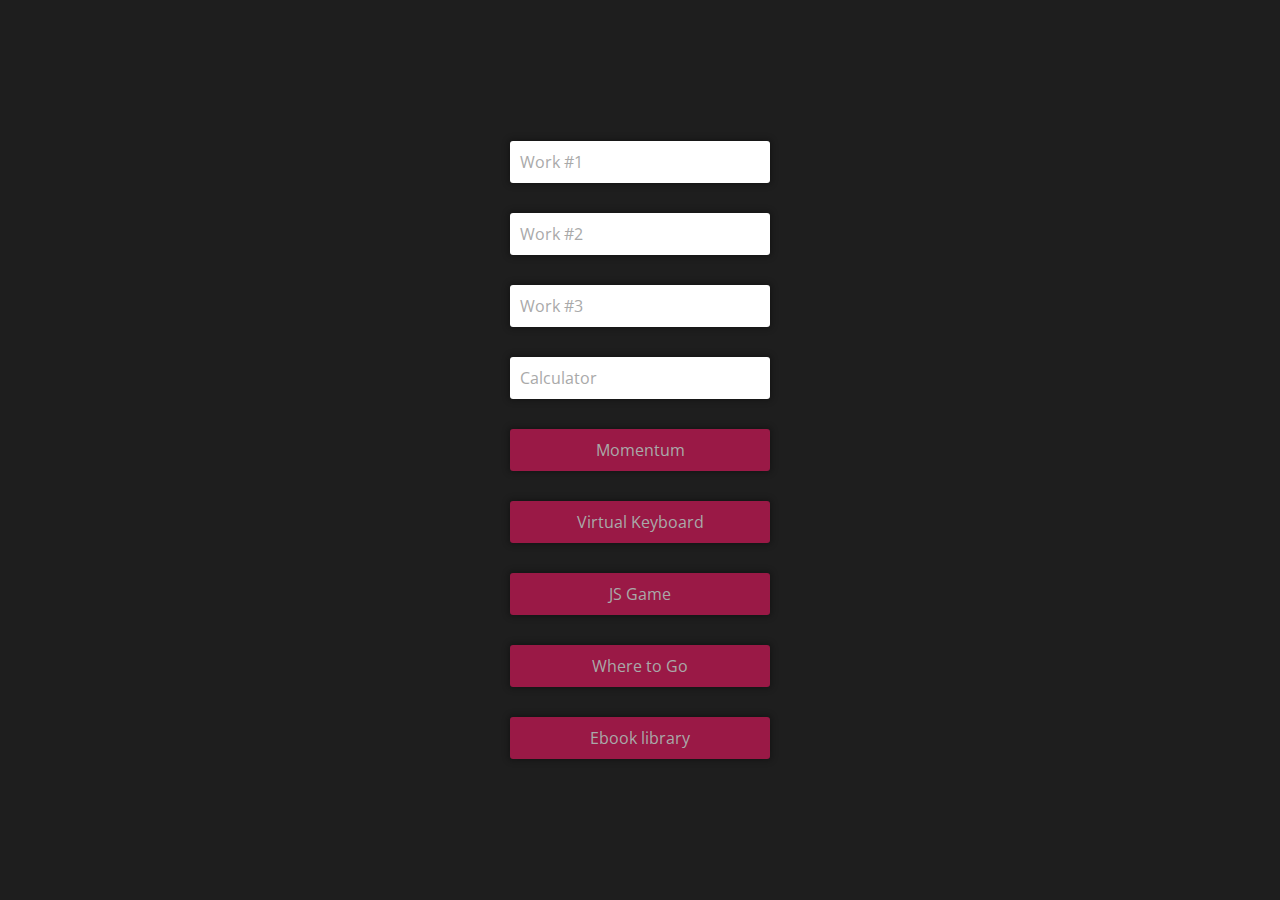
<file: index.html>
<!DOCTYPE html>
<html lang="en">
<head>
	<meta charset="UTF-8">
	<meta name="viewport" content="width=device-width, initial-scale=1">
	<link rel="stylesheet" href="https://fonts.googleapis.com/css?family=Open+Sans:400&display=swap">
	<link rel="stylesheet" href="reset.css">
	<link rel="stylesheet" href="style.css">
	<title>Homework list</title>
</head>
<body>
	<ul class="l-homeworks">
		<li class="l-homeworks__item">
			<a
				href="homeworks/task-1/index.html"
				class="l-homeworks__link"
				title="Homework #1"
			>
			Work #1
			</a>
		</li>
		<li class="l-homeworks__item">
			<a
				href="homeworks/task-2/index.html"
				class="l-homeworks__link"
				title="Homework #2"
			>
			Work #2 
			</a>
		</li>
		<li class="l-homeworks__item">
			<a
				href="homeworks/task-3/index.html"
				class="l-homeworks__link"
				title="Homework #3"
			>
			Work #3
			</a>
		</li>
		<li class="l-homeworks__item">
			<a 
				href="homeworks/task-6/index.html" 
				class="l-homeworks__link" 
				title="Calculator">
				Calculator
			</a>
		</li>	
		<li class="l-homeworks__item">
			<a 
				href="homeworks/task-7/index.html" 
				class="l-homeworks__link" 
				title="Momentum">
				Momentum
			</a>
		</li>	
		<li class="l-homeworks__item">
			<a 
				href="homeworks/task-8/index.html" 
				class="l-homeworks__link" 
				title="Virtual Keyboard">
				Virtual Keyboard
			</a>
		</li>
		<li class="l-homeworks__item">
			<a 
				href="homeworks/task-5/index.html" 
				class="l-homeworks__link" 
				title="Game">
				JS Game
			</a>
		</li>		
		<li class="l-homeworks__item">
			<a 
				href="https://github.com/dzmitrymukaseyeu/where-to-go" 
				class="l-homeworks__link" 
				title="Where to Go">
				Where to Go
			</a>
		</li>
		<li class="l-homeworks__item">
			<a 
				href="https://github.com/dzmitrymukaseyeu/ebook-library" 
				class="l-homeworks__link" 
				title="Ebook library">
				Ebook library
			</a>
		</li>			
	</ul>
</body>
</html>
</file>
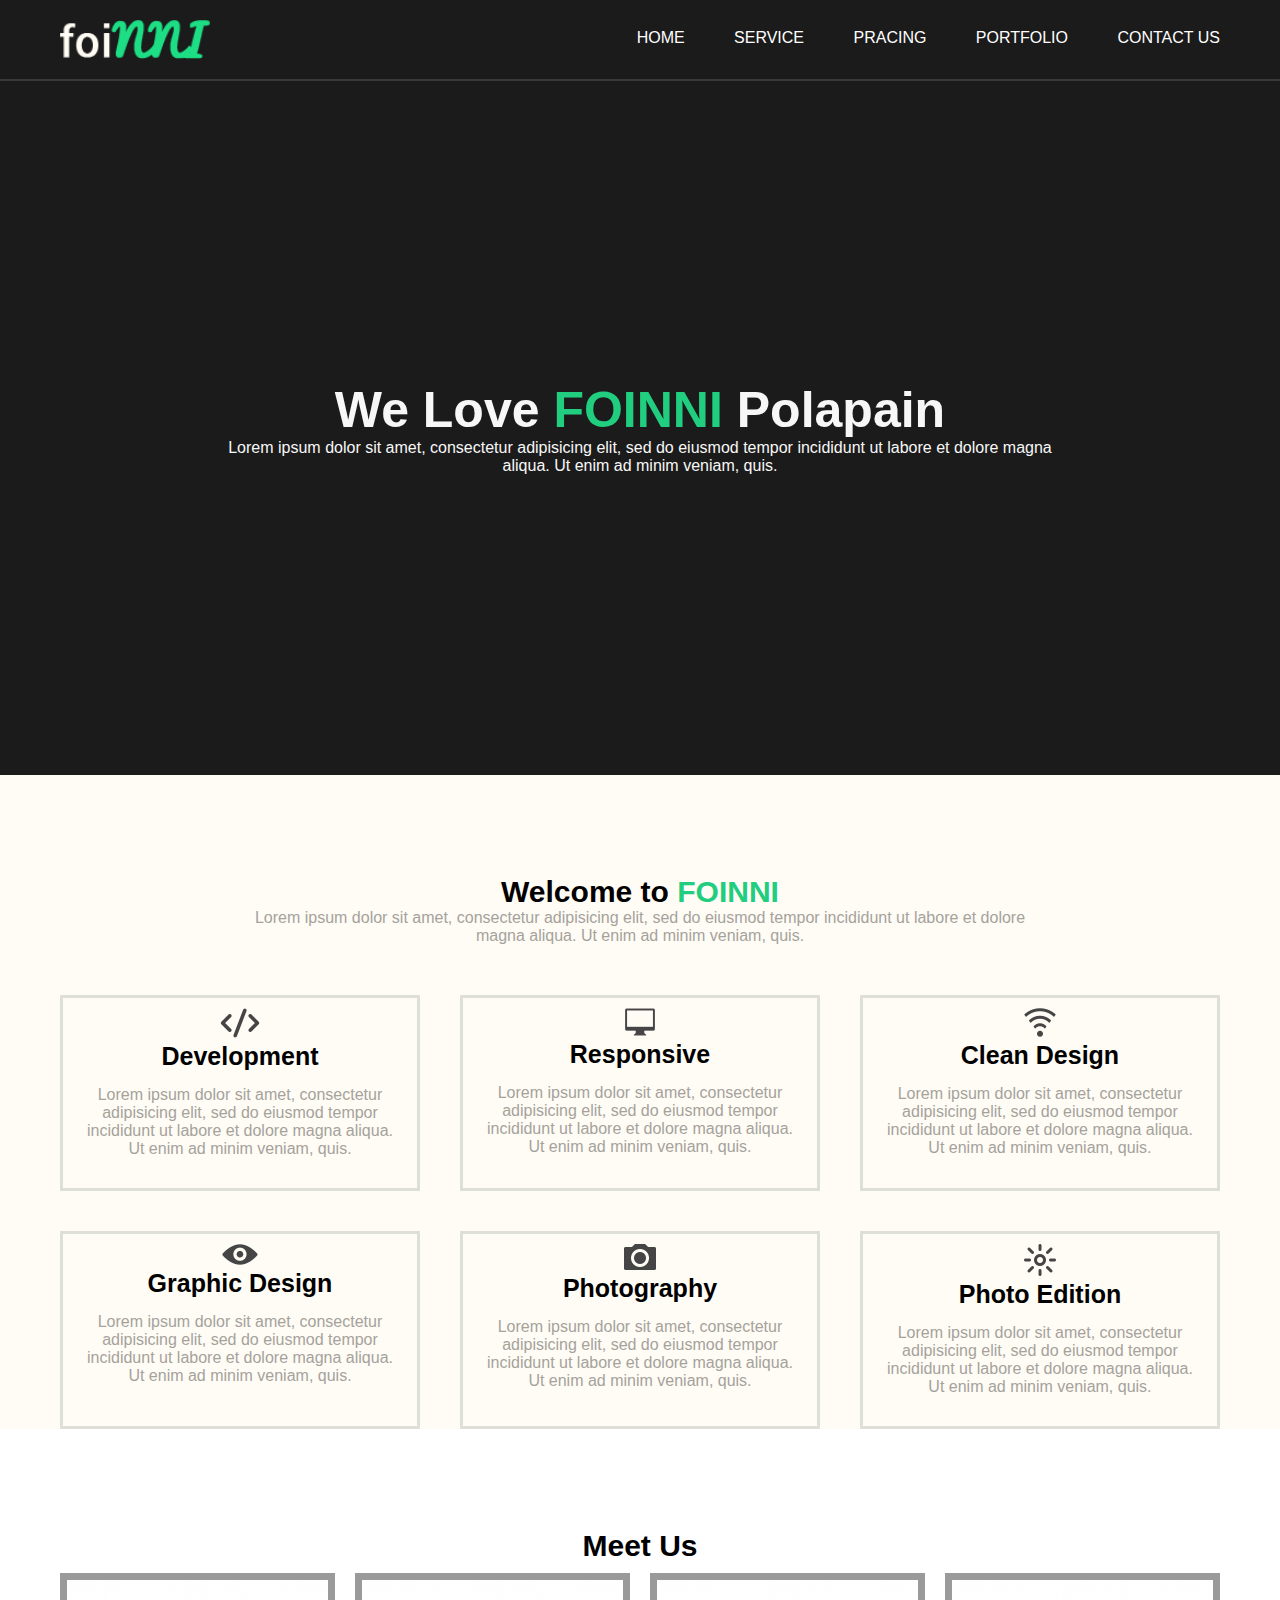
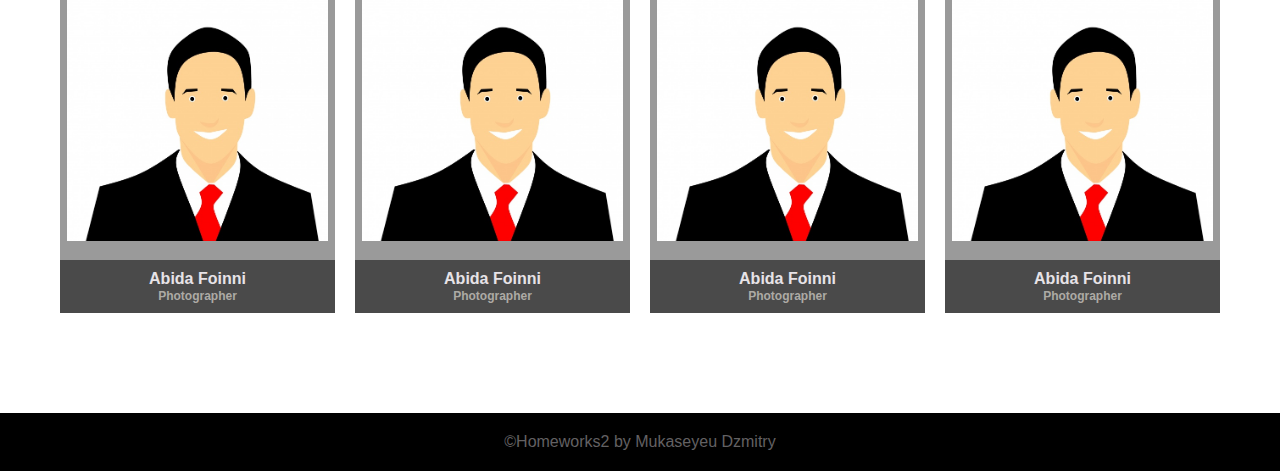
<file: homeworks/task-2/index.html>
<!DOCTYPE html>
<html lang="en">
	<head>
		<meta charset="utf-8">
		<meta name="author" content="Your name">
		<meta name="description" content="Some description">
		<meta name="viewport" content="width=device-width, initial-scale=1">
		<link rel="stylesheet" href="style.css">
		<link rel="stylesheet" href="reset.css">
		<title>Homework 4</title>
	</head>
		<body>
			<header>
				<div class="head conteiner">
					<img class="logo" src="mockup-images/logo.png" alt="logo">
					<nav>
						<ul class="navigation">
							<li>
								<a class="link" href="">Home</a>
							</li>
							<li>
								<a class="link" href="">Service</a>
							</li>
							<li>
								<a class="link" href="">Pracing</a>
							</li>
							<li>
								<a class="link" href="">Portfolio</a>
							</li>
							<li>
								<a class="link" href="">Contact us</a>
							</li>
						</ul>				
					</nav>
				</div>	
			</header>
			<section class="section1">
				<div class="div1 conteiner">
				<h1>We Love <span>FOINNI</span> Polapain</h1>
				<p>Lorem ipsum dolor sit amet, consectetur adipisicing elit, sed do eiusmod
				tempor incididunt ut labore et dolore magna aliqua. Ut enim ad minim veniam,
				quis.</p>
				</div>
			</section>
			<section class="section2">
				<div class="conteiner">
				<h3>Welcome to <span>FOINNI</span></h3>
				<p>Lorem ipsum dolor sit amet, consectetur adipisicing elit, sed do eiusmod
				tempor incididunt ut labore et dolore magna aliqua. Ut enim ad minim veniam,
				quis.</p>	
				</div>
			<div class="conteiner">
				<ul class="outer">
					<li class="inner">
						<div class="inner_icon">
							<img src="mockup-images/icon-code.png" alt="icon-code">
							<h3>Development</h3>
							<p>Lorem ipsum dolor sit amet, consectetur adipisicing elit, sed do eiusmod
							tempor incididunt ut labore et dolore magna aliqua. Ut enim ad minim veniam,
							quis.</p>
						</div>
					</li>
					<li class="inner">
						<div class="inner_icon">
						<img src="mockup-images/icon-imac.png" alt="icon-imac">
						<h3>Responsive</h3>
						<p>Lorem ipsum dolor sit amet, consectetur adipisicing elit, sed do eiusmod
						tempor incididunt ut labore et dolore magna aliqua. Ut enim ad minim veniam,
						quis.</p>
						</div>
					</li>
					<li class="inner">
						<div class="inner_icon">
						<img src="mockup-images/icon-wifi.png" alt="icon-wifi">
						<h3>Clean Design</h3>
						<p>Lorem ipsum dolor sit amet, consectetur adipisicing elit, sed do eiusmod
						tempor incididunt ut labore et dolore magna aliqua. Ut enim ad minim veniam,
						quis.</p>
						</div>
					</li>
					<li class="inner">
						<div class="inner_icon">
						<img src="mockup-images/icon-view.png" alt="icon-view">
						<h3>Graphic Design</h3>
						<p>Lorem ipsum dolor sit amet, consectetur adipisicing elit, sed do eiusmod
						tempor incididunt ut labore et dolore magna aliqua. Ut enim ad minim veniam,
						quis.</p>
					</div>
					</li>
					<li class="inner">
						<div class="inner_icon">
						<img src="mockup-images/icon-camera.png" alt="icon-camera">
						<h3>Photography</h3>
						<p>Lorem ipsum dolor sit amet, consectetur adipisicing elit, sed do eiusmod
						tempor incididunt ut labore et dolore magna aliqua. Ut enim ad minim veniam,
						quis.</p>
						</div>
					</li>
					<li class="inner">
						<div class="inner_icon">
						<img src="mockup-images/icon-brightness.png" alt="icon-brightnes">
						<h3>Photo Edition</h3>
						<p>Lorem ipsum dolor sit amet, consectetur adipisicing elit, sed do eiusmod
						tempor incididunt ut labore et dolore magna aliqua. Ut enim ad minim veniam,
						quis.</p>
						</div>
					</li>	
				</ul>
			</div>
			</section>
			<section class="section3">
						<div class="conteiner">
						<h3>Meet Us</h3>
						<ul class="meet clearfix">
							<li>
								<figure>
									<div class="person">
									<img src="mockup-images/person.png" alt="person">
									</div>
									<figcaption>
										<p>Abida Foinni</p>
										<p>Photographer</p>
									</figcaption>
								</figure>
							</li>
							<li>
								<figure>
									<div class="person">
									<img src="mockup-images/person.png" alt="person">
									</div>
									<figcaption>
										<p>Abida Foinni</p>
										<p>Photographer</p>
									</figcaption>
								</figure>
							</li>
							<li>
								<figure>
									<div class="person">
									<img src="mockup-images/person.png" alt="person">
									</div>
									<figcaption>
										<p>Abida Foinni</p>
										<p>Photographer</p>
									</figcaption>
								</figure>
							</li>
							<li>
								<figure >
									<div class="person">
									<img src="mockup-images/person.png" alt="person">
									</div>
									<figcaption>
										<p>Abida Foinni</p>
										<p>Photographer</p>
									</figcaption>
								</figure>
							</li>
						</ul>
					</div>
			</section>
			<footer>
				<p class="conteiner">&#169Homeworks2 by Mukaseyeu Dzmitry</p>
			</footer>
		</body>
</html>
</file>
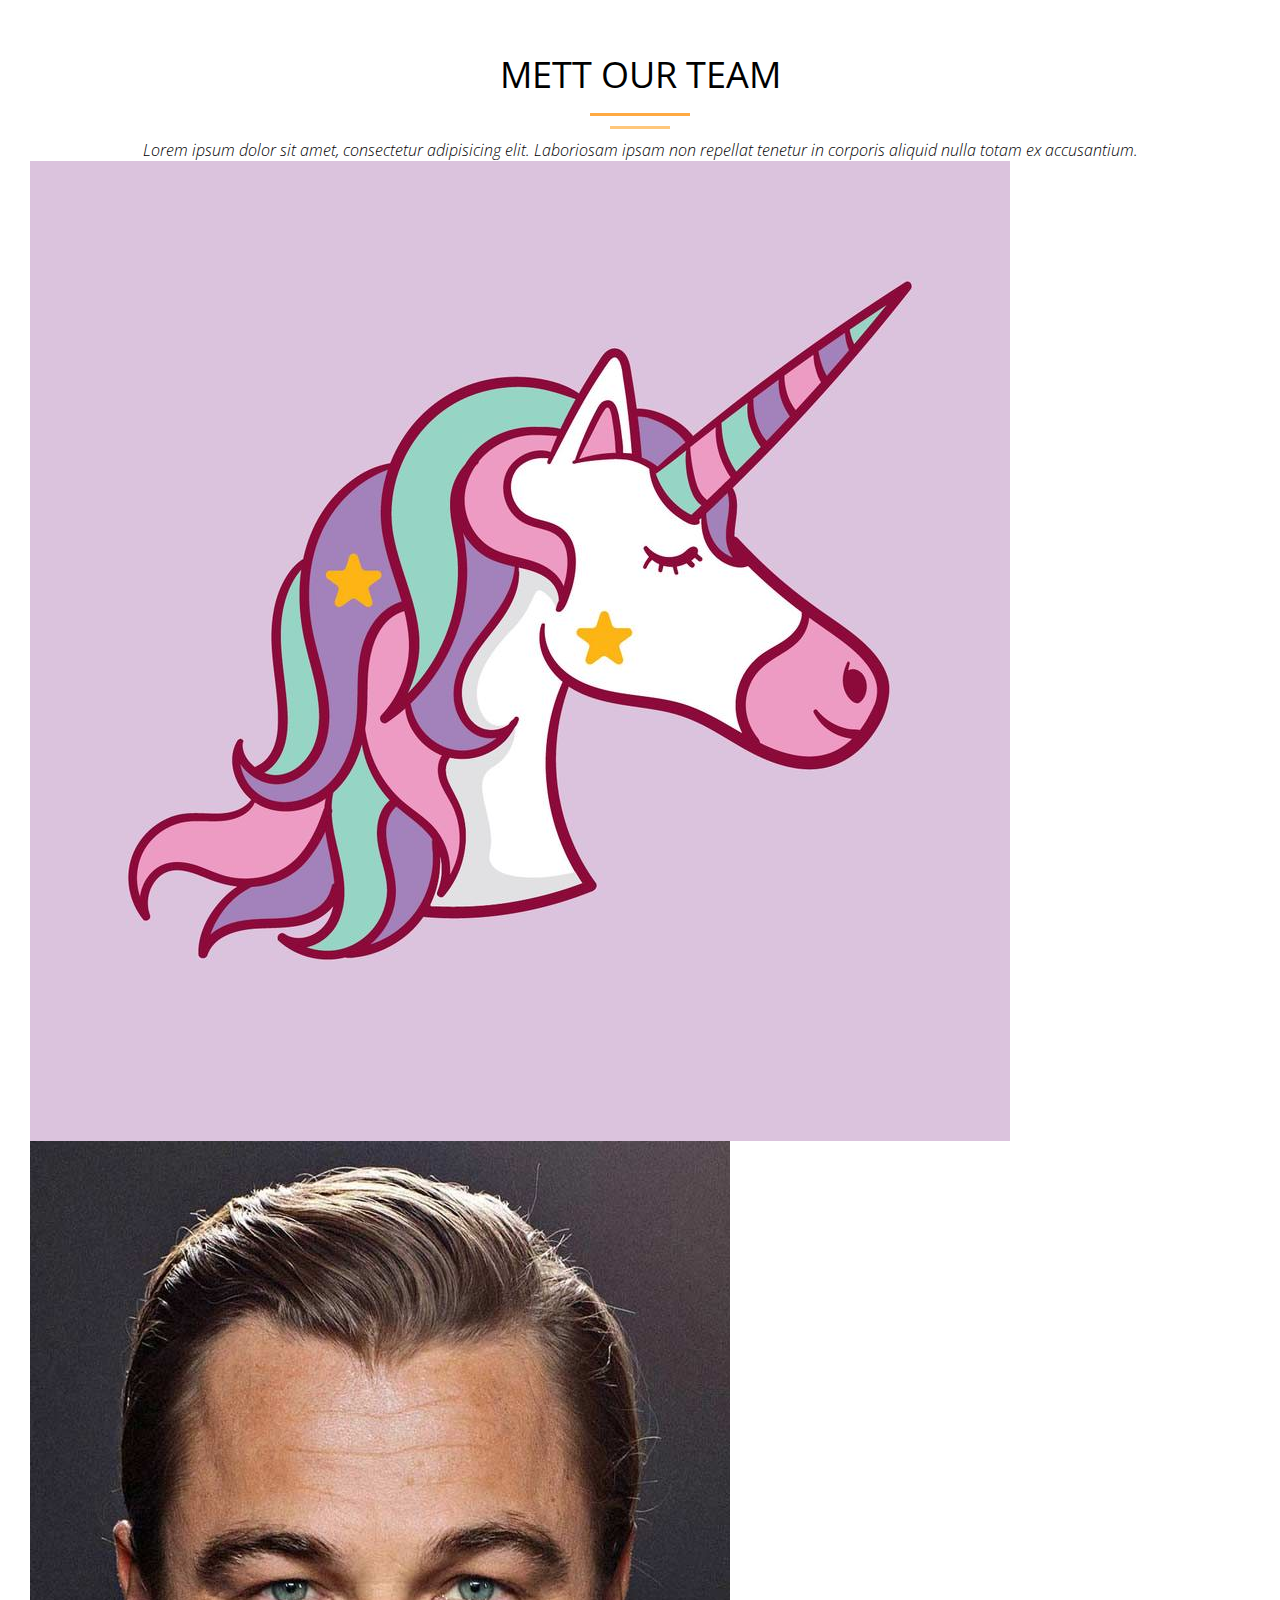
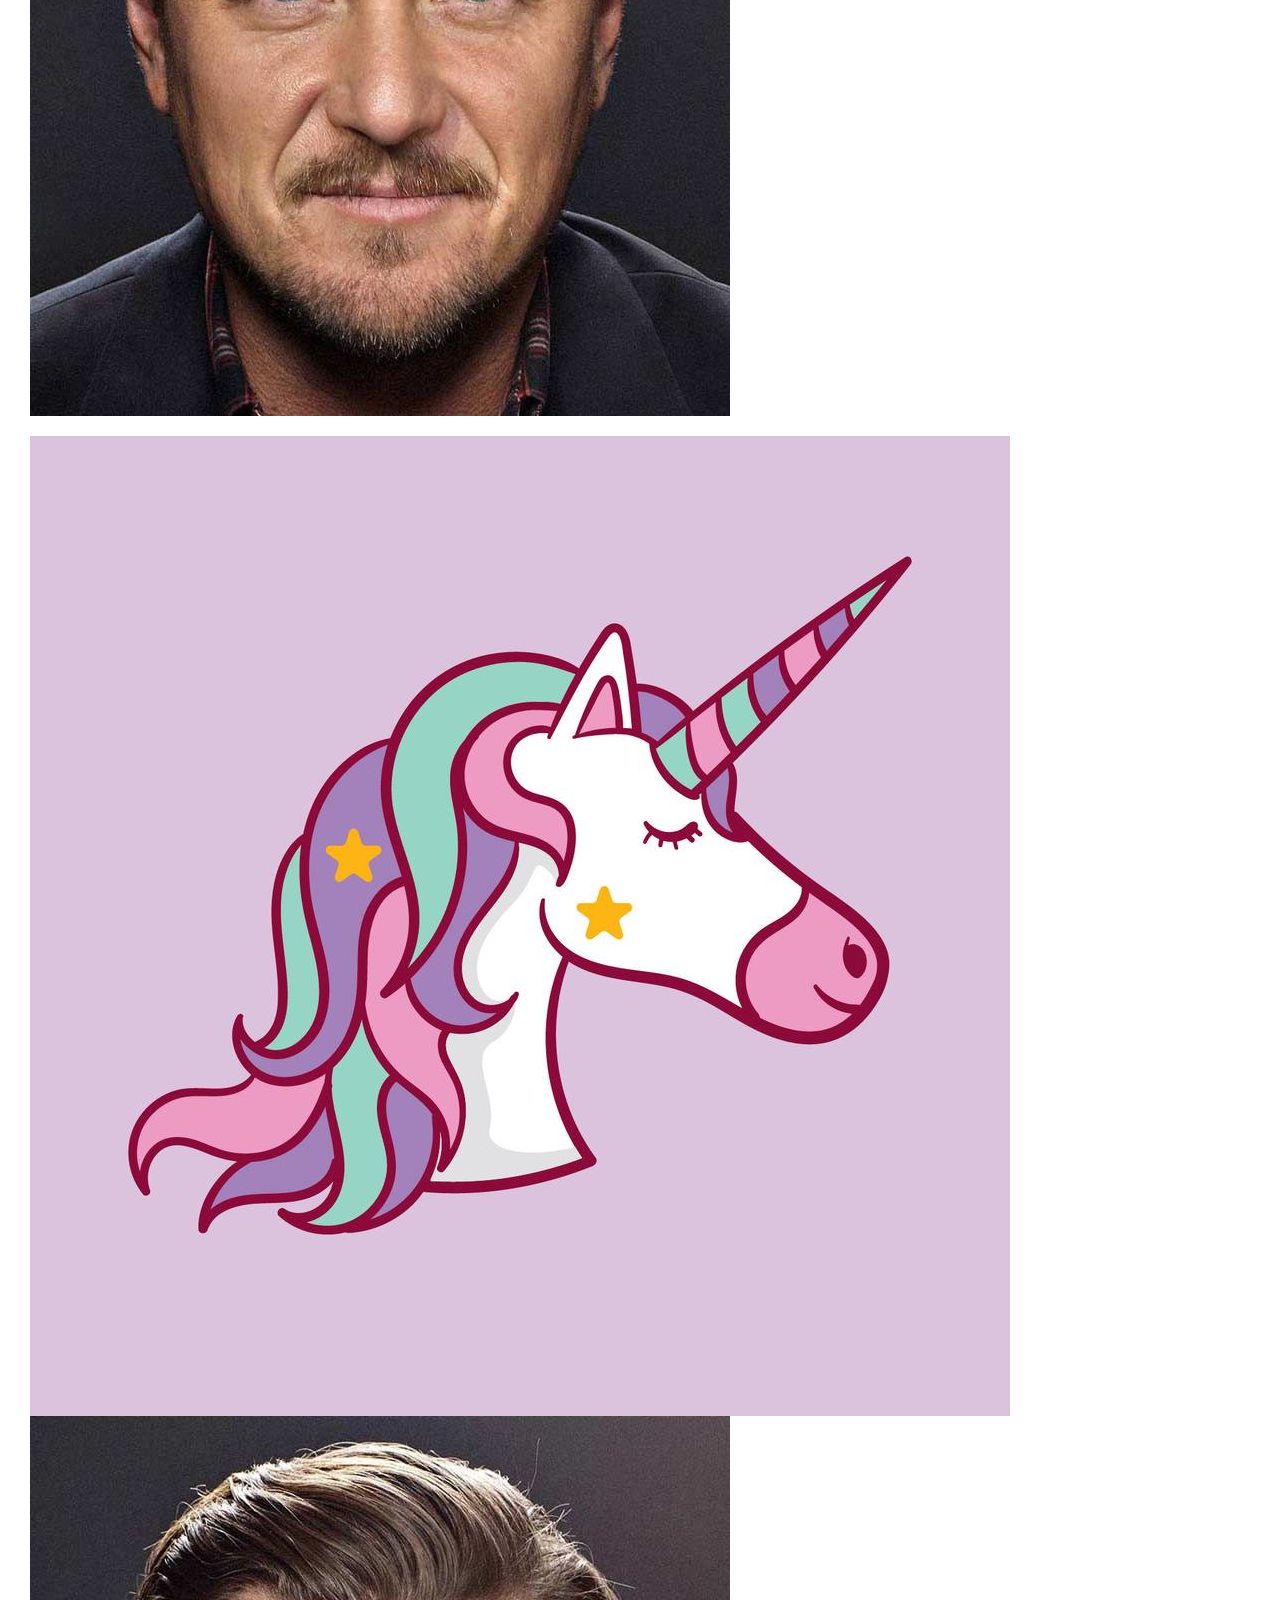
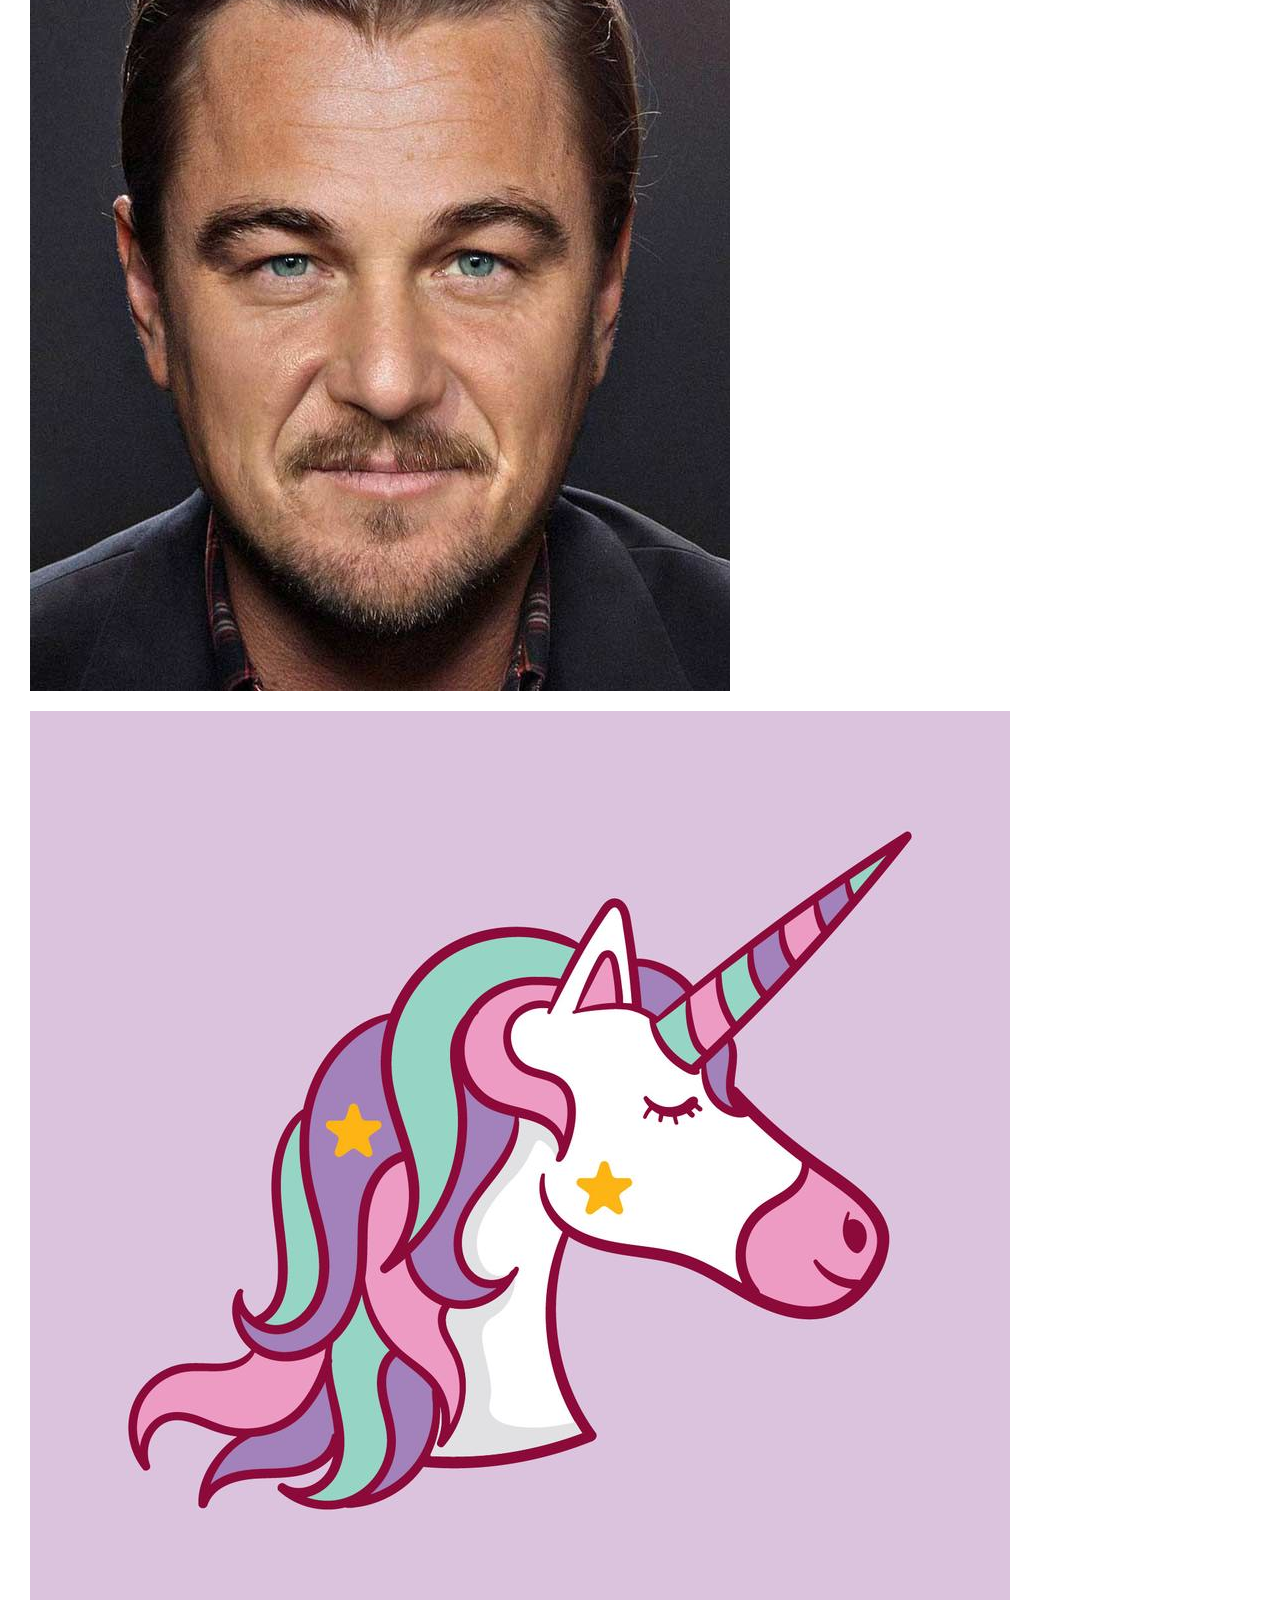
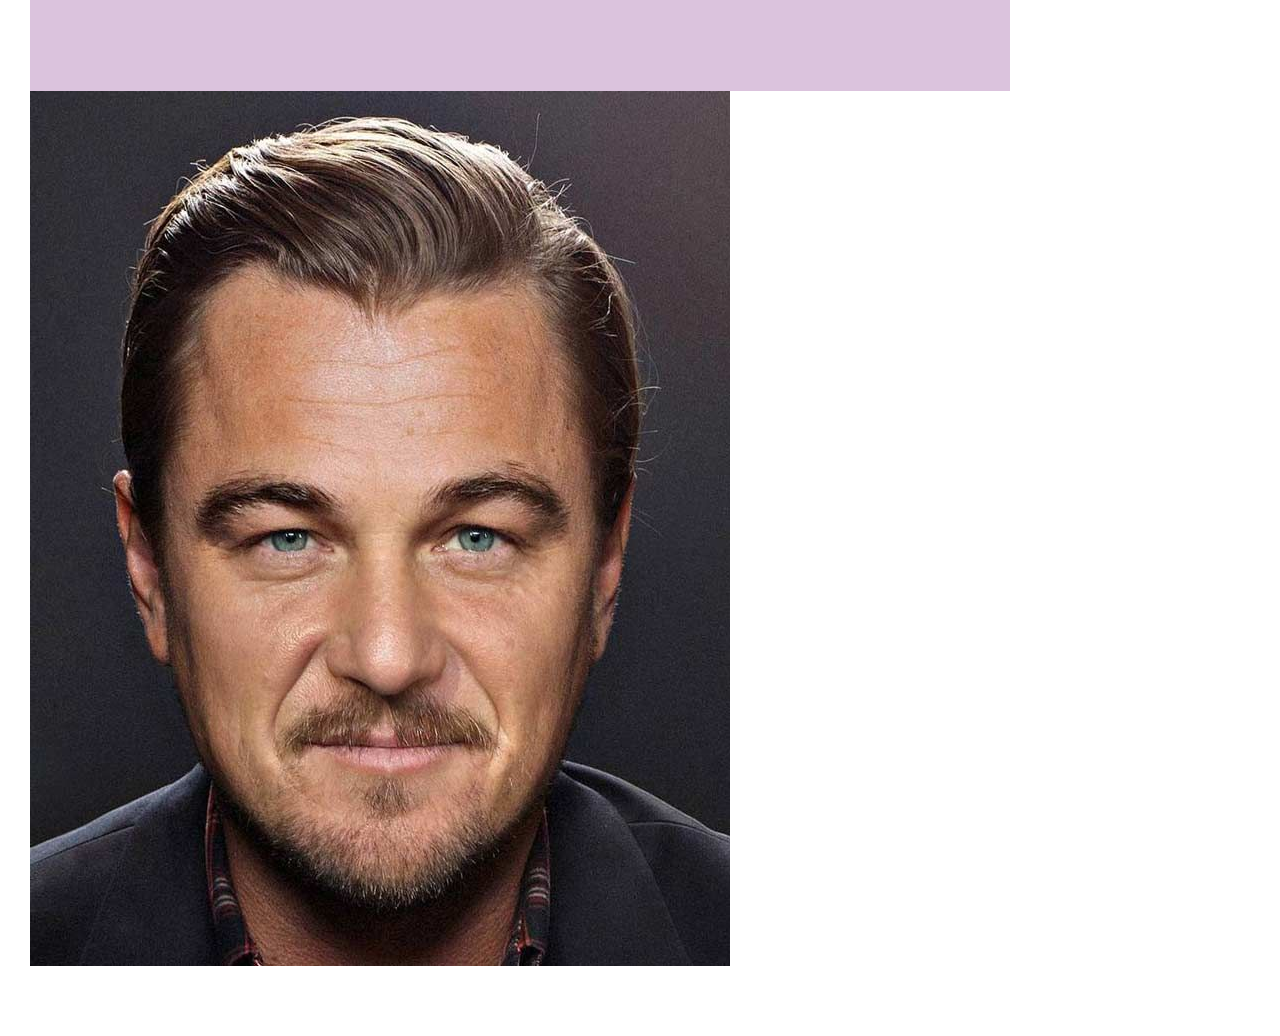
<file: homeworks/task-3/index.html>
<!DOCTYPE html>
<html lang="en">
<head>
	<meta charset="utf-8">
	<meta name="author" content="Your name">
	<meta name="description" content="Some description">
	<meta name="viewport" content="width=device-width, initial-scale=1">
	<link rel="stylesheet" href="reset.css">
	<link rel="stylesheet" href="style.css">
	<title>Homework 6</title>
</head>
<body>
	<section class="section1">
		<div class="conteiner">	
			<div class="div1">
				<h1>mett our team</h1>
				<p>Lorem ipsum dolor sit amet, consectetur adipisicing elit. Laboriosam ipsam non repellat tenetur in corporis aliquid nulla totam ex accusantium.</p>
			</div>
			<ul class="outer">
				<li class="inner">
					<div class="logo">
						<img src="unicorn.jpg" alt="unicorn">
						<img src="di.jpg" alt="dicaprio">
					</div>
					<div class="name">
						<h3>john smith</h3>
						<p>Creative director</p>
						<p>Lorem ipsum dolor sit amet, consectetur adipisicing elit. Quasi facere incidunt excepturi animi voluptate cumque blanditiis at.</p>
						<ul>
							<li>
								<a href="https://www.facebook.com" target="blanc">
									<img src="facebook.svg" alt="facebook">
								</a>
							</li>
							<li>
								<a href="https://www.twitter.com" target="blanc">
									<img src="twitter.svg" alt="twitter">
								</a>	
							</li>
							<li>
								<a href="https://www.pinterest.com" target="blanc">
									<img src="pinterest.svg" alt="pinterest">
								</a>
							</li>
						</ul>
					</div>
				</li>
				<li class="inner">
					<div class="logo">
						<img src="unicorn.jpg" alt="unicorn">
						<img src="di.jpg" alt="dicaprio">
					</div>
					<div class="name">
						<h3>john smith</h3>
						<p>Creative director</p>
						<p>Lorem ipsum dolor sit amet, consectetur adipisicing elit. Quasi facere incidunt excepturi animi voluptate cumque blanditiis at.</p>
						<ul>
							<li>
								<a href="https://www.facebook.com" target="blanc">
									<img src="facebook.svg" alt="facebook">
								</a>
							</li>
							<li>
								<a href="https://www.twitter.com" target="blanc">
									<img src="twitter.svg" alt="twitter">
								</a>	
							</li>
							<li>
								<a href="https://www.pinterest.com" target="blanc">
									<img src="pinterest.svg" alt="pinterest">
								</a>
							</li>
						</ul>
					</div>
				</li>
				<li class="inner">
					<div class="logo">
						<img src="unicorn.jpg" alt="unicorn">
						<img src="di.jpg" alt="dicaprio">
					</div>
					<div class="name">
						<h3>john smith</h3>
						<p>Creative director</p>
						<p>Lorem ipsum dolor sit amet, consectetur adipisicing elit. Quasi facere incidunt excepturi animi voluptate cumque blanditiis at.</p>
						<ul>
							<li>
								<a href="https://www.facebook.com" target="blanc">
									<img src="facebook.svg" alt="facebook">
								</a>
							</li>
							<li>
								<a href="https://www.twitter.com" target="blanc">
									<img src="twitter.svg" alt="twitter">
								</a>	
							</li>
							<li>
								<a href="https://www.pinterest.com" target="blanc">
									<img src="pinterest.svg" alt="pinterest">
								</a>
							</li>
						</ul>
					</div>
				</li>
			</ul>
		</div>
	</section>
</body>
</html>
</file>
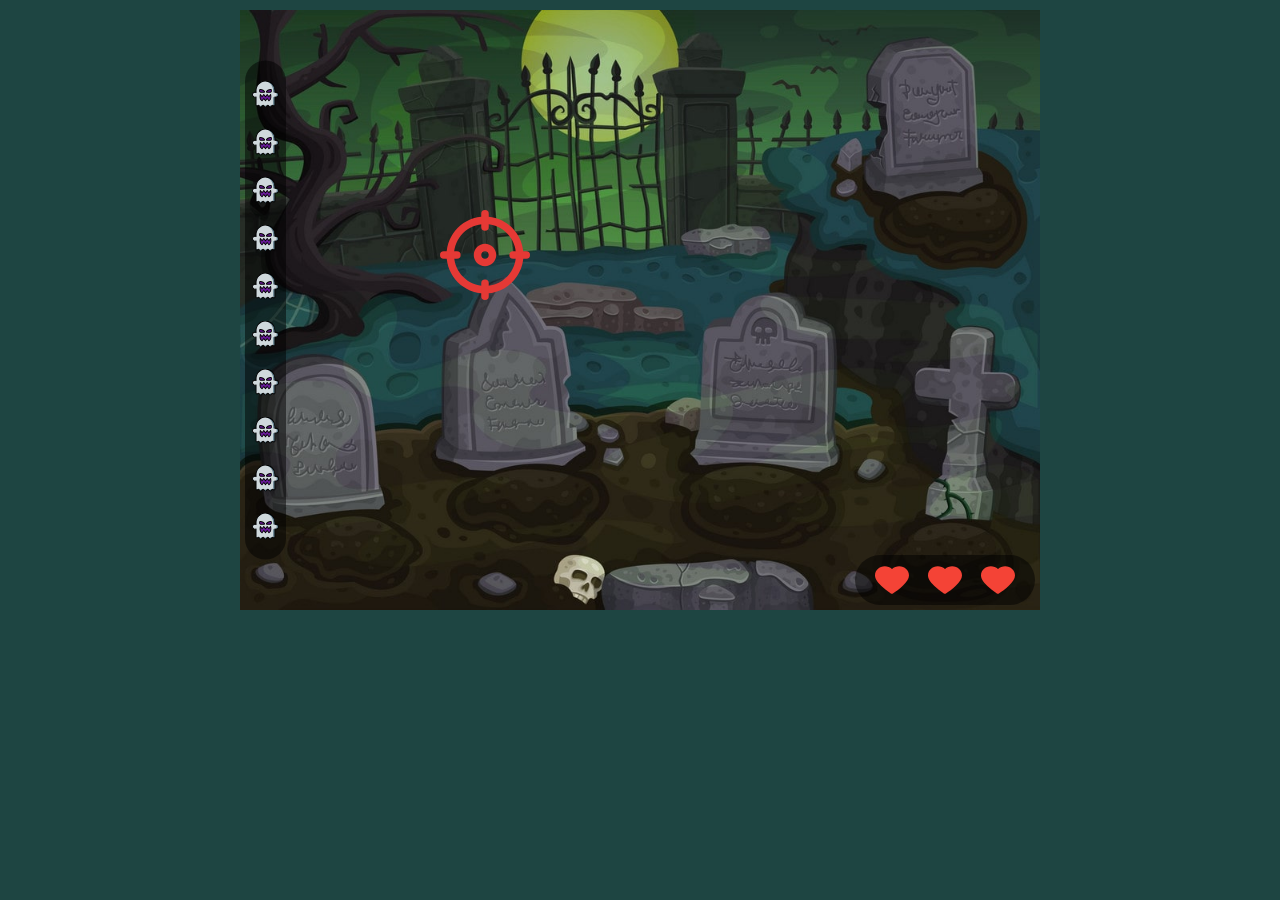
<file: homeworks/task-5/index.html>
<!DOCTYPE html>
<html lang="en">
	<head>
		<meta charset="UTF-8">
		<meta name="viewport" content="width=device-width, initial-scale=1.0">
		<title>Shooter | JS Simple Game</title>
		<link rel="stylesheet" href="css/reset.css">
		<link rel="stylesheet" href="css/style.css">
	</head>
	<body>
		<div class="b-shooter">
			<div class="b-shooter__aim">
				<img 
					src="img/aim.svg"
					class="b-shooter__img-aim"
					alt="Aim"
				>
				<img 
					src="img/fire.gif" 
					class="b-shooter__img-fire" 
					alt="fire"
					style="visibility: hidden"
				>
			</div>
			<img 
				src="img/ghost.svg" 
				class="b-shooter__img-ghost"
				alt="Ghost"
				style="display: none" 
			>
			<div class="b-shooter__progress">
				<img src="img/ghost.svg" alt="Ghost" class="b-shooter__progress-icon">
				<img src="img/ghost.svg" alt="Ghost" class="b-shooter__progress-icon">
				<img src="img/ghost.svg" alt="Ghost" class="b-shooter__progress-icon">
				<img src="img/ghost.svg" alt="Ghost" class="b-shooter__progress-icon">
				<img src="img/ghost.svg" alt="Ghost" class="b-shooter__progress-icon">
				<img src="img/ghost.svg" alt="Ghost" class="b-shooter__progress-icon">
				<img src="img/ghost.svg" alt="Ghost" class="b-shooter__progress-icon">
				<img src="img/ghost.svg" alt="Ghost" class="b-shooter__progress-icon">
				<img src="img/ghost.svg" alt="Ghost" class="b-shooter__progress-icon">
				<img src="img/ghost.svg" alt="Ghost" class="b-shooter__progress-icon">
			</div>
			<div class="b-shooter__health">
				<svg class="b-shooter__health-icon" xmlns="http://www.w3.org/2000/svg" viewBox="0 0 512 512">
					<path
						d="M364 48c-39.648 0-78.88 14.912-108 40.544C226.88 62.912 187.648 48 148 48 65.024 48 0 109.248 0 187.424c0 114.912 222.144 258.144 247.456 274.08C250.08 463.2 253.024 464 256 464c2.912 0 5.824-.768 8.416-2.368C356.352 404.864 512 283.296 512 187.424 512 109.248 446.976 48 364 48z">
					</path>
				</svg>
				<svg class="b-shooter__health-icon" xmlns="http://www.w3.org/2000/svg" viewBox="0 0 512 512">
					<path
						d="M364 48c-39.648 0-78.88 14.912-108 40.544C226.88 62.912 187.648 48 148 48 65.024 48 0 109.248 0 187.424c0 114.912 222.144 258.144 247.456 274.08C250.08 463.2 253.024 464 256 464c2.912 0 5.824-.768 8.416-2.368C356.352 404.864 512 283.296 512 187.424 512 109.248 446.976 48 364 48z">
					</path>
				</svg>
				<svg class="b-shooter__health-icon" xmlns="http://www.w3.org/2000/svg" viewBox="0 0 512 512">
					<path
						d="M364 48c-39.648 0-78.88 14.912-108 40.544C226.88 62.912 187.648 48 148 48 65.024 48 0 109.248 0 187.424c0 114.912 222.144 258.144 247.456 274.08C250.08 463.2 253.024 464 256 464c2.912 0 5.824-.768 8.416-2.368C356.352 404.864 512 283.296 512 187.424 512 109.248 446.976 48 364 48z">
					</path>
				</svg>
			</div>
			<div class="b-shooter__game-over">
				<h2 class="b-shooter__game-over-title"></h2>
				<p class="b-shooter__game-over-sub-title">Press Enter to play again</p>
			</div>
		</div>


		<script src="js/main.js"></script>	
	</body>
</html>
</file>
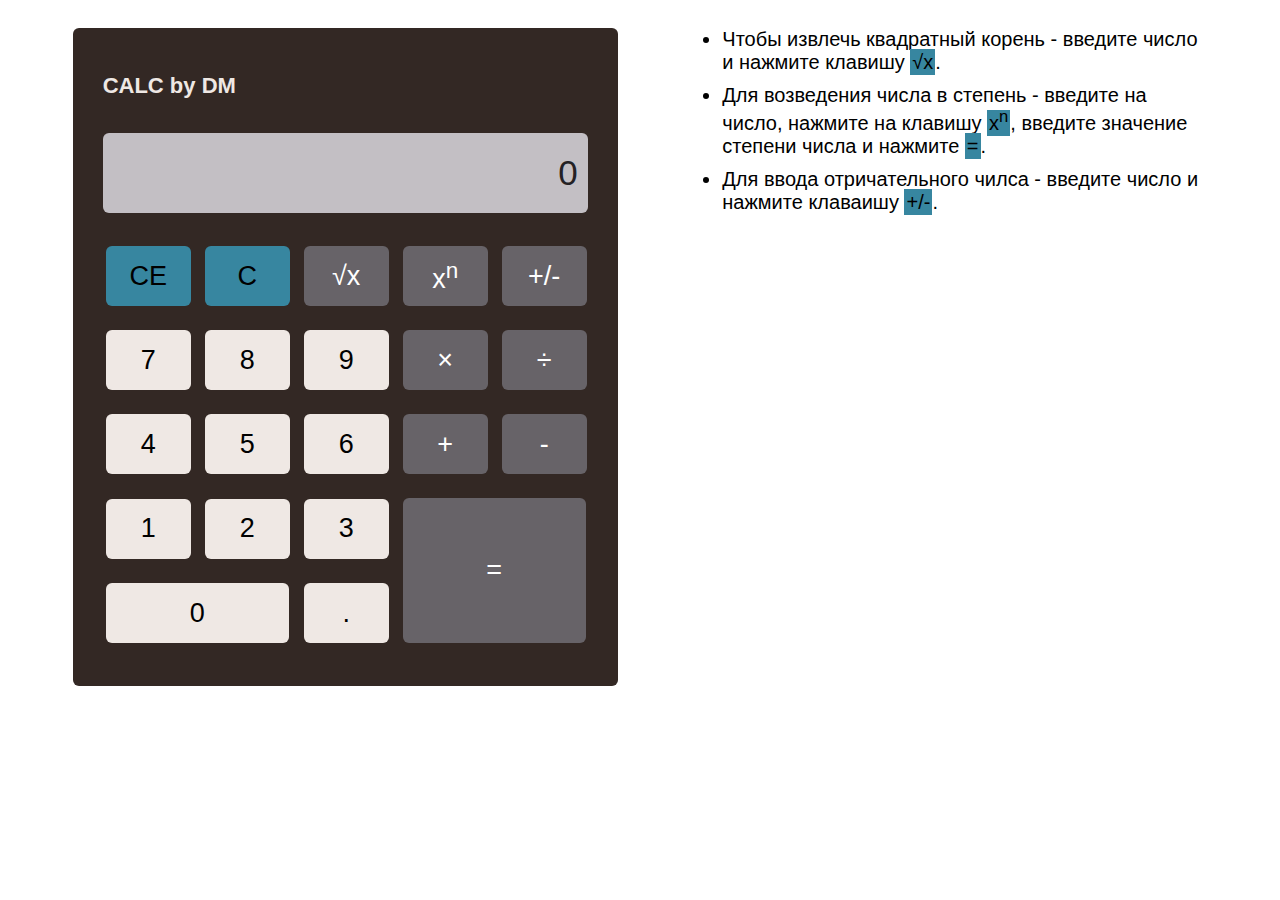
<file: homeworks/task-6/index.html>
<!DOCTYPE html>
<html lang="en">
<head>
  <meta charset="UTF-8">  
  <meta name="viewport" content="width=device-width, initial-scale=1.0">
  <link rel="stylesheet" href="style.css">
  <title>calculator</title>
</head>

<body>
  <main class="main">
      <div class="calc">
        <h1 class="calc-title">CALC by DM</h1>
        <div class="calc-display">
          <input disabled type="text" id="display" value="0" name="" placeholder="000000000000000000" class="calc-display-input">
        </div>
        <div class="calc-buttons">
          <table class="calc-table">
            <tr class="calc-buttons-row">
              <td>
                <button type="button" class="clear-btn btn btn-hover-red" id="ce">ce</button>
              </td>
              <td>
                <button type="button" class="clear-btn btn btn-hover-red" id="c">c</button>
              </td>
              <td>
                <button type="button" class="operator btn btn-hover-orange">√х</button>

              </td>
              <td>
                <button type="button" class="operator btn btn-hover-orange">x<sup>n</sup></button>

              </td>
              <td>
                <button type="button" class="plus-minus btn btn-hover-orange" id="plus-minus">+/-</button>
              </td>
            </tr>
            <tr class="calc-buttons-row">
              <td>
                <button type="button" class="number btn-hover-green btn">7</button>
              </td>
              <td>
                <button type="button" class="number btn-hover-green btn">8</button>
              </td>
              <td>
                <button type="button" class="number btn-hover-green btn">9</button>
              </td>
              <td>
                <button type="button" class=" operator btn btn-hover-orange">×</button>
              </td>
              <td>
                <button type="button" class="operator btn btn-hover-orange">÷</button>
              </td>
            </tr>
            <tr class="calc-buttons-row">
              <td>
                <button type="button" class="number btn-hover-green btn">4</button>
              </td>
              <td>
                <button type="button" class="number btn-hover-green btn">5</button>
              </td>
              <td>
                <button type="button" class="number btn-hover-green btn">6</button>
              </td>
              <td>
                <button type="button" class="operator btn btn-hover-orange">+</button>
              </td>
              <td>
                <button type="button" class="operator btn btn-hover-orange">-</button>
              </td>
            </tr>
            <tr class="calc-buttons-row">
              <td>
                <button type="button" class="number btn-hover-green btn">1</button>
              </td>
              <td>
                <button type="button" class="number btn-hover-green btn">2</button>
              </td>
              <td>
                <button type="button" class="number btn-hover-green btn">3</button>
              </td>
              <td rowspan="2" colspan="2">
                <button type="button" class="operator btn btn-equal btn-hover-orange" id="result">=</button>
              </td>
            </tr>
            <tr class="calc-buttons-row">
              <td colspan="2">
                <button type="button" class="number btn-hover-green btn btn-long">0</button>
              </td>
              <td>
                <button type="button" class="btn  btn-hover-orange" id="decimal">.</button>
              </td>
            </tr>
          </table>
        </div>
      </div>
      <ul class="l-text mod">
        <li>Чтобы извлечь квадратный корень - введите число и нажмите клавишу <span>√х</span>.</li>
        <li>Для возведения числа в степень - введите на число, нажмите на клавишу <span>x<sup>n</sup></span>, введите значение степени числа и нажмите <span>=</span>.</li>
        <li>Для ввода отричательного чилса - введите число и нажмите клаваишу <span>+/-</span>.</li>
      </ul>
  </main>
  <script src="script.js">
  </script>
</body>
</html>
</file>
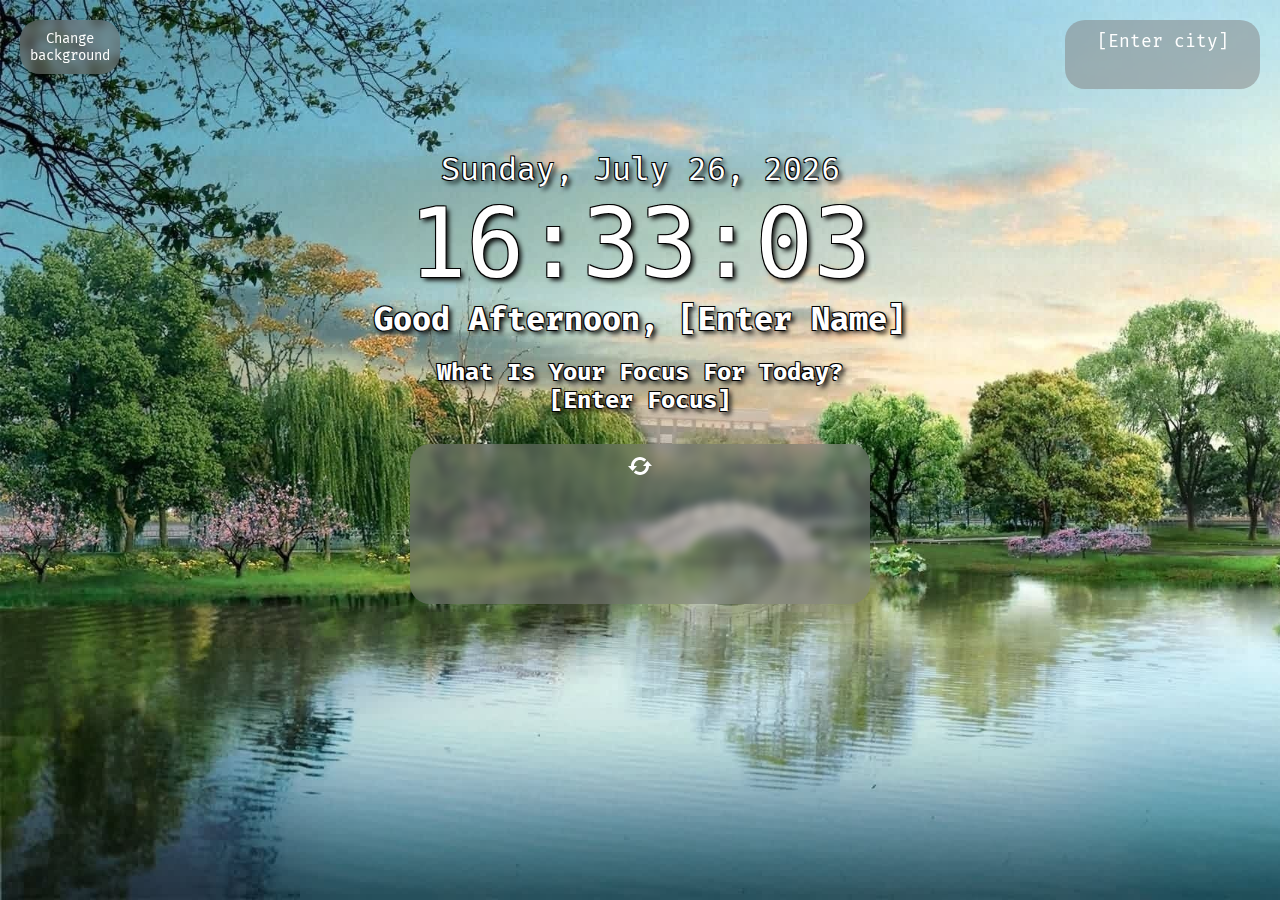
<file: homeworks/task-7/index.html>
<!DOCTYPE html>
<html lang="en">
<head>
  <meta charset="UTF-8" />
  <meta name="viewport" content="width=device-width, initial-scale=1.0" />
  <link href="https://fonts.googleapis.com/css2?family=Quicksand:wght@600&display=swap" rel="stylesheet">
  <link rel="stylesheet" href="css/reset.css"/>
  <link rel="stylesheet" href="css/style.css"/>
  <link rel="stylesheet" href="css/owfont-regular.css">
  <title>momentum</title>
</head>
<body>
  <div class="conteiner">
    <div class="b-main">
      <button class="b-main__btn" type="button">Change<br>background</button>
      <div class="b-main__weather">
        <div class="city" contenteditable="true"></div>
        <div class="b-weather__temperature"></div>
        <div class="b-weather__windSpeed"></div>
        <div class="b-weather__humidity"></div>
        <i class="b-weather__weather-icon owf"></i>
        <div class="b-weather__weather-discription"></div>
        <div class="b-weather__weather-error"></div>
      </div>
      <time class="b-main__date"></time>
      <time class="b-main__time"></time>
      <h1 class="b-main__title">
        <span class="b-main__title-greeting"></span>
        <span class="b-main__title-name" contenteditable="true"></span>
      </h1>
      <h2 class="b-main__subtitle">What Is Your Focus For Today?</h2>
      <h2 class="b-main__focus" contenteditable="true"></h2>

      <div class="b-main__quote">
        <button type="button" class="b-main__quote-btn">
          <svg xmlns="http://www.w3.org/2000/svg" width="24" height="24" viewBox="0 0 24 24"><path d="M9 12l-4.463 4.969-4.537-4.969h3c0-4.97 4.03-9 9-9 2.395 0 4.565.942 6.179 2.468l-2.004 2.231c-1.081-1.05-2.553-1.699-4.175-1.699-3.309 0-6 2.691-6 6h3zm10.463-4.969l-4.463 4.969h3c0 3.309-2.691 6-6 6-1.623 0-3.094-.65-4.175-1.699l-2.004 2.231c1.613 1.526 3.784 2.468 6.179 2.468 4.97 0 9-4.03 9-9h3l-4.537-4.969z"/></svg>
        </button>
        <blockquote class="b-main__quote-text"></blockquote>
        <figcaption class="b-main__quote-author"></figcaption>

      </div>

    </div>
  </div>
  <script src="js/script.js"></script>
</body>
</html>
</file>
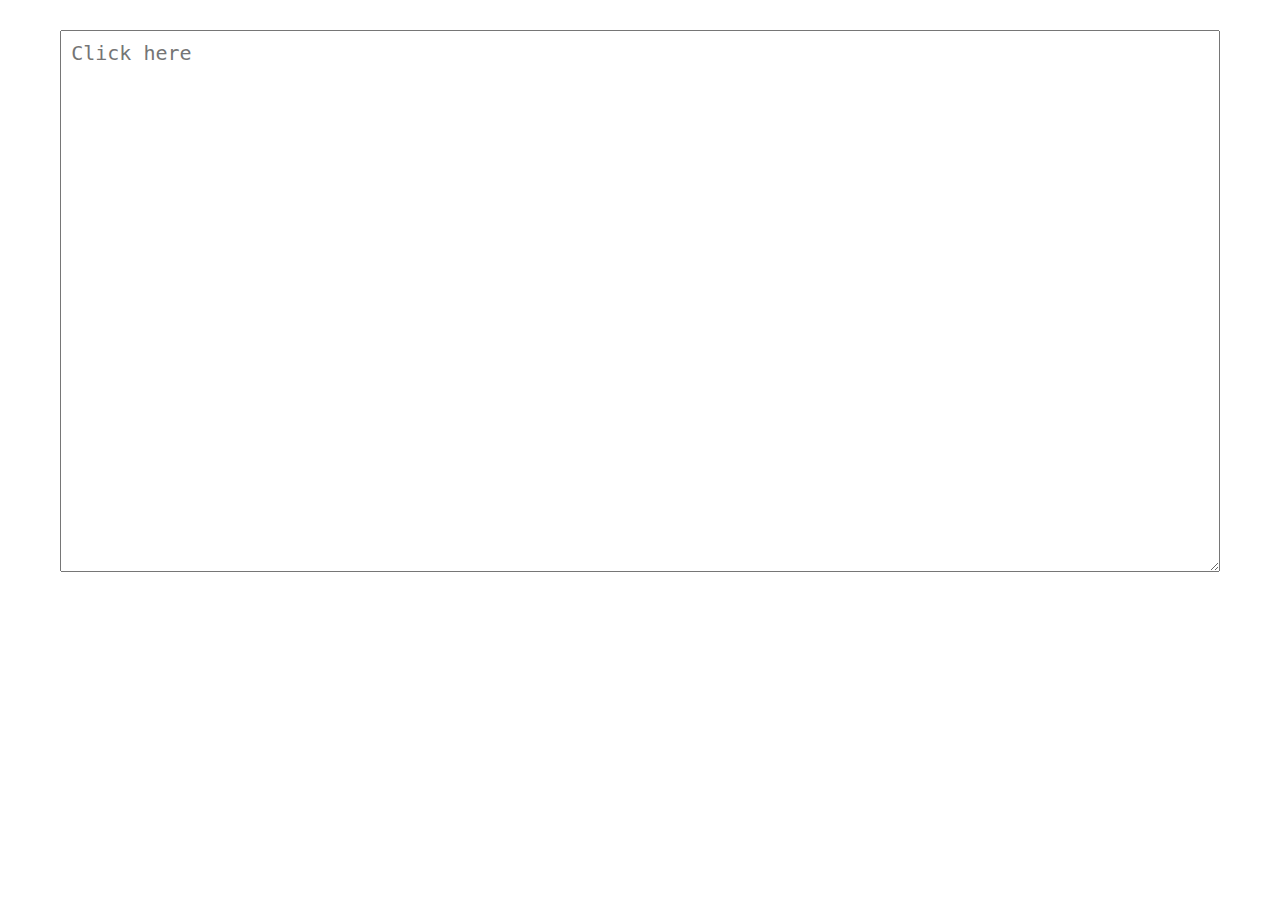
<file: homeworks/task-8/index.html>
<!DOCTYPE html>
<head>
  <title>virtual-keyboard</title>
  <meta name="viewport" content="width=device-width, initial-scale=1.0">
  <meta charset="utf-8">
  <link rel="shortcut icon" href="assets/favicon.ico">
  <link href="https://fonts.googleapis.com/icon?family=Material+Icons" rel="stylesheet">
  <link rel="stylesheet" href="style.css">
</head>
<body>
  <textarea class="use-keyboard-input" placeholder="Click here"></textarea>
  <script src="script.js"></script>
</body>
</html>
</file>
<file: style.css>
body {
	font-family: Open Sans, sans-serif;
	font-weight: 400;
  background-image: url(https://c.wallhere.com/photos/d9/b0/digital_art_dark_lines-102550.png!d);
  background-size: 100%;
  background-color:#1e1e1e;
}

.l-homeworks {
  display: flex;
  flex-wrap: wrap;
  align-content: center;
  margin: 0 auto;
  padding: 20px;
  max-width: 300px;
  min-height: 100vh;
}

.l-homeworks__item {
	width: 100%;
}

.l-homeworks__item + .l-homeworks__item {
	margin-top: 30px;
}

.l-homeworks__item:nth-child(n+5) .l-homeworks__link {
  color: #A9A9A9;
  background-color: #9A1946 ;
  text-align: center;
}

.l-homeworks__item:hover:nth-child(n+5) .l-homeworks__link {
  color: #fff;
}

.l-homeworks__link {
	width: 100%;
  padding: 10px;
  background-color: #fff;
  border: 0;
  border-radius: 3px;
  box-shadow: 0px 0px 6px 2px rgba(0, 0, 0, 0.3);
  color: #A9A9A9;
  position: relative;
  transition: color .1s ease-out,
  transform .2s ease-out;
}




.l-homeworks__link:hover {
    transform: scale(1.2);
    color: #E55604;
    transition: color .1s ease-out,
                transform .2s ease-out;
}

.l-homeworks__link::before{
  content: '';
  width: 0;
  height: 0;
  border: 3px solid  #E55604; 
  border-width: 3px 0 0 3px;
  border-radius: 3px;
  position: absolute; 
  left: 0;
  bottom: 0;
  opacity: 0;
  transition: height .1s .3s ease-out,
              width .1s .2s ease-out,
              opacity .1s .3s ease-out;
}

.l-homeworks__link:hover::before {
  width: 100%;
  height: 100%;
  opacity: 1;
  transition: height .1s ease-out,
              width .1s .1s ease-out,
              opacity .1s ease-out;
}

.l-homeworks__link::after{
  content: '';
  width: 0;
  height: 0;
  border: 3px solid #E55604; 
  border-width: 0 3px 3px 0;
  border-radius: 3px;
  position: absolute; 
  right: 0;
  top: 0;
  opacity: 0;
  transition: height .1s .1s ease-out,
              width .1s  ease-out,
              opacity .1s .1s ease-out;
}

.l-homeworks__link:hover::after {
  width: 100%;
  height: 100%;
  opacity: 1;
  transition: height .1s .2s ease-out,
              width .1s .3s ease-out,
              opacity .1s .2s ease-out;
}
</file>
<file: homeworks/task-2/style.css>
* {
	font-family: sans-serif;
}

.clearfix::after {
	content: "";
	display: table;
	clear: both;
}

header {
	background: #1b1b1b;
	border-bottom: 2px solid #393839;
}

button {
	display: none;
}

.nav__menu span {
	display: block;
	width: 25px;
	height: 3px;
	background-color: #fff;
}

.nav__menu span:nth-of-type(n+1) {
	margin-top: 4px;
}

.conteiner {
	max-width: 1200px;
	margin: 0 auto;
	padding: 0 20px;
}

.logo {
	width:150px;
}

.head {
	font-size: 0;
	padding: 20px 20px; 
}

.head nav, .head img {
	display: inline-block;
	vertical-align: middle;
} 

.head nav {
	width: calc(100% - 150px)
}

.navigation {
	padding: 0;
	text-align: right;
	vertical-align:middle;
	font-size: 16px;
}

.navigation li {
	display: inline-block;
}

.navigation a {
	color: #fff;
	text-decoration: none;
	text-transform: uppercase;
}

.navigation li+li {
	margin-left: 45px;
}

.link {
	color: #fff;
	border-bottom: 2px solid transparent;
	padding-bottom: 2px;
	transition: border-color .2s ease-out;
	transition: color .2s ease-out;
}

.link:hover {
	color: #528a6b;
	border-color: #528a6b;
}

.link {
	text-decoration: none;
}

.section1 {
	background: #1b1b1b;
	padding: 300px 0;
}

.div1 {
	text-align: center;
	max-width: 900px;
}

.div1 h1 {
	font-size: 50px;
	color: #f7f7f7;
}

.div1 span, .section2 span {
	color: #21cd7e;
	font-weight: 700;
}

.div1 p {
	color: #f7f7f7;
}	

.section2 h3 {
	text-align: center;
}

.section2 {
	background: #fffcf5;
	padding-top: 100px;
}

h3 {
	font-size: 30px;
}

.section2 p{
	color: #a5a29c;
	text-align: center;
	max-width: 800px;
	margin: 0 auto;
}

.outer  {
	display: flex;
	flex-wrap: wrap;
	margin: 50px -20px 0 -20px;
}

.inner {
	flex-basis: 33.333%;
	list-style-type: none;
	padding: 0 20px;
}

.inner:nth-child(n+4) {
	margin-top: 40px;
}

.inner_icon {
	border: 3px solid #dedfd6;
	text-align: center;
	padding: 10px;
	height: 100%;
	transition: border-color .2s ease-out;
}

.inner_icon img {
	transform: scale(1);
	transition: transform .2s ease-out;
}

.inner_icon:hover {
	border-color: #21cd7e;
	color: #21cd7e; 
}

.inner_icon:hover img {
	transform: scale(1.1);
}

.inner_icon p {
	padding: 15px 5px 20px 5px;
	color: #a5a29c;
}

.inner_icon h3 {
	font-size: 25px;
}


.section3 {
	padding: 100px 0;
}

.section3 h3 {
	text-align: center;
	
}

.meet {
	list-style-type: none;
	text-align: center;
	margin: 10px -10px 0;
}

.meet li{
	float: left;
	width: 25%;
	padding: 0 10px;
}

img {
	max-width: 100%;
}

.person {
	background-color: #9a9a9a;
	padding: 7px 7px 15px 7px;
}

.meet p {
	margin: 0;
	font-size: 16px;
	color: #e7e3e7;
	font-weight: 700;
}

.meet p+p {
	font-size: 12px;
	color: #adaaa5;
	padding-top: 1px;
}

figcaption {
	padding: 10px;
	background-color: #4a4a4a
}

footer {
	background-color: #000000;
	padding: 20px;
	text-align: center;
}

footer p {
	color: #636163;
}



@media screen and (max-width: 992px) {
	
	.navigation li+li {
		margin-left: 20px;
	}


	.inner {
		flex-basis: 50%;
	}

	.outer .inner:nth-of-type(n + 3) {
		margin-top: 20px;
	}

	.meet li {
		width: 50%;
	}

	.meet li:nth-of-type(n + 3) {
		margin-top: 20px;
	}
}


@media screen and (max-width: 740px) {

	.head {
		display: flex;
		flex-direction: row-reverse;
		position: relative;
	}

	.logo{
		align-self: flex-start;
	}

	button {
		display: block;
		width: 30px;
		height: 30px;
	}

	.link:hover {
		padding-bottom: 1px;
	}

	.navigation li+li {
		margin-left: 0;
		margin-top: 10px;
	}

	.navigation  {
		margin-top: 20px;
		position: absolute;
		opacity: 0;
		pointer-events: none;
	}

	._menu__hidden {
		position: static;
		opacity: 1;
		transition: opacity .2s ease-out;
		pointer-events: auto;
	}

	.navigation li {
		display: block;
		text-align: left;
	}

	.inner {
		flex-basis: 100%;
	}

	.outer .inner:nth-of-type(n+2) {
		margin-top: 20px;
	}

	.head nav {
		display: block;
	}

	.head nav {
		width: 100%;
	}

	.navigation {
		padding: 0;
		text-align: center;
	}

	.meet li {
		width: 100%;
	}

	.meet li:nth-of-type(n+2) {
		margin-top: 20px;
	}
}
</file>
<file: homeworks/task-3/style.css>
@import url('https://fonts.googleapis.com/css?family=Open+Sans:300i,400,400i,700&display=swap');


body {
	font-family: Open Sans;
}


.conteiner {
	max-width: 1240px;
	margin: 0 auto;
	padding: 0 20px;
}


.section1 {
	background-color: #ffffff;
	padding: 50px 0;
}


.section1 h1 {
	font-size: 36px;
	font-weight: 400;
	text-transform: uppercase;
	position: relative;
	text-align: center;
	padding-bottom: 30px;
}


.section1 h1::before {
	content: "";
	position: absolute;
	bottom: 13px;
	left: 0;
	right: 0;
	margin: 0 auto;
	width: 100px;
	height: 3px;
	background-color: #ffaa42;
}


.section1 h1::after {
	content: "";
  	position: absolute;
  	bottom: 0;
	left: 0;
	right: 0;
	margin: 0 auto;
 	width: 60px;
  	height: 3px;
  	background-color: #ffc77b;
}


.section1 p {
	text-align: center;
	font-weight: 300;
	font-style: italic;
	margin-top: 10px;
}

.section2 {
	background-color: #ffd64f;
	padding: 50px 0;
	overflow-x: hidden;
}

.outer {
	font-size: 0;
	margin: 0 -10px;
}

.outer_item {
	width: 25%;
	padding: 0 10px;

}

.outer_item_inner img {
	width: 100%;
}

.outer_item_inner {
	position: relative;
}

.outer_item_shadow {
	position: absolute;
	width: 100%;
	height: 100%;
	text-align: center;
	padding: 60px 5px;
	top: 0;
	background-color: #232323;
	pointer-events: none;
	opacity: 0;
	transition: opacity .2s ease-out;
}

.outer_item_shadow h3 {
	text-transform: uppercase;
	font-weight: 700;
	font-size: 20px;
	color: #efefef;
}


.outer_item_shadow p {
	text-transform: capitalize;
	font-weight: 400;
	font-size: 16px;
	color: #898789;
}


.outer_item:hover .outer_item_shadow {
	pointer-events: auto;
	cursor: pointer;
	opacity: 1;
}

.circle {
	position: relative;
	border: 2px solid #f7a642;
	border-radius: 50%;
	height: 50px;
	width: 50px;
	top: 10px;
	left: 0;
	right: 0;
	margin: 0 auto;
}


.circle::after, .circle::before  {
	content: "";
	height: 2px;
	width: 25px;
	background: #f7a642;
	position: absolute;
	top: 0;
	left: 0;
	right: 0;
	bottom: 0;
	margin: auto;
	transform: rotate(90deg);
	transition: transform 0.3s ease-out;
}

.circle::after {
	transform: rotate(0deg);
	transition: transform 0.3s ease-out;
}

.circle:hover::before,
.circle:hover:hover::after {
	transform: rotate(180deg);
	background: #f7a642; 
}




.layer_outer {
	display: flex;
	margin: 50px -15px 0;
	flex-wrap: wrap;
}

.layer_inner {
	flex-basis: 50%;
	padding: 0 15px;
	font-size: 0px;
}


.layer_inner_item {
	position: relative;
	max-width: 520px;
}

.layer_inner:nth-child(even) > .layer_inner_item { 
	margin-left: auto; 
}


.layer_inner_image {
	width: 100%;
}

.layer_inner_shadow {
	position: absolute;
	width: 100%;
	height: 100%;
	z-index: -1;
	top: 0;
	left: 0;
	opacity: .5;
}


.layer_inner:hover .layer_inner_shadow {
	z-index: auto;
	cursor: pointer;
}



@media screen and (max-width: 992px) {

	.outer_item {
		width: 50%;
	}

	.outer_item:nth-child(n+2) {
		margin-top: 20px;
	}

}


@media screen and (max-width: 740px) {

	.conteiner {
		padding: 0 15px;
	}
	

	.outer_item {
		width: 100%;
	}

	.layer_outer {
		flex-wrap: wrap;
	}

	.layer_inner {
		flex-basis: 100%;
	}

	.layer_inner:nth-child(n+1) {
		margin-top: 40px;
	}

	.layer_inner_item {
		max-width: none;
		}	
}
</file>
<file: homeworks/task-5/css/style.css>
body {
	height: auto;
	padding: 10px;
	font-family: sans-serif;
	background: #1e4542;
}

.b-shooter {
	background-image: url(../img/cemetery-cartoon-background.jpg);
	background-size: 100%;
	margin: 0 auto;
	width: 800px;
	height: 600px;
	position: relative;
	overflow: hidden;
	display: flex;
}

.b-shooter__aim {
	position: absolute;
	width: 90px;
	height: 90px;
	pointer-events: none;
	transform: translate(200px,200px);
	transition: transform .2s ease-out;
	z-index: 3;
}

.b-shooter__img-aim {
	width: 100%;
	height: 100%;
}


.b-shooter__img-ghost {
	position: absolute;
	width: 120px;
	height: 120px;
	pointer-events: none;
	transition: opacity;
	animation: ghost-movements 2s infinite;
	z-index: 2;
}

._lose .b-shooter__img-ghost {
	position: absolute;
	width: 120px;
	height: 120px;
	top: 0;
	bottom: 0;
	left: 0;
	right: 0;
	margin: auto;
	z-index: 0;
	animation: ghost-scale 7s .1s cubic-bezier(0, 0.53, 0.2, 0.96) forwards;

}


.b-shooter__img-fire {
	position: absolute;
	left: 0;
	bottom: 0;
	transition: opacity;
	transition-timing-function: ease-in;
}

.b-shooter__progress {
	display: flex;
	flex-direction: column;
	justify-content: center;
	position: absolute;
	left: 5px;
	top: 50%;
	transform: translateY(-50%);
	background-color: rgba(0, 0,0, .5);
	border-radius: 50px;
	padding: 20px 7px;
}

.b-shooter__progress-icon {
	width: 27px;
	transition: opacity .4s ease-out;
	transition: transform .3s ease-out;
}

.b-shooter__progress-icon:nth-child(n+2) {
	margin-top: 21px;
}


._shootToGhost {
	opacity: 0.2;
	transform: rotate(180deg);
}

.b-shooter__health {
	display: flex;
	align-items: flex-end;
	position: absolute;
	right: 5px;
	bottom: 5px;
	background-color: rgba(0, 0,0, .5);
	border-radius: 50px;
	padding: 8px 20px;
}

._blinkHealthBar {
	animation: blink 2s linear infinite;
}


.b-shooter__health-icon {
	width: 34px;
	fill:  #f44336;
	transition: transform .3s ease-out, fill .2s ease-out;
}

._minusHealth {
	transform: scale(.85);
	fill:  rgba(90, 87, 98, .7);
}


.b-shooter__health-icon:nth-child(n+2) {
	margin-left: 19px;
}

._win .b-shooter__progress, 
._lose .b-shooter__progress,
._win .b-shooter__health, 
._lose .b-shooter__health,
._lose .b-shooter__aim {
	visibility: hidden;
}


.b-shooter__game-over {
	position: absolute;
	width: 100%;
	height: 100%;
	opacity: 0;
	pointer-events: none;
	text-align: center;
	display: flex;
	flex-wrap: wrap;
	justify-content: center;
	align-content: center;
}

._win .b-shooter__game-over, 
._lose .b-shooter__game-over {
	opacity: 1;
	pointer-events: auto;
	transition: opacity 2s ease-out;
}

._win .b-shooter__game-over {
	background-color: rgba(255, 255, 255, .9);
	color: black;
}

._lose .b-shooter__game-over {
	background-color: rgba(0, 0,0, .9);
	color: #fff;
}

.b-shooter__game-over h2 {
	font-size: 80px;
	letter-spacing: 10px;
}

.b-shooter__game-over p {
	margin-top: 10px;
	font-size: 40px;
}




@keyframes ghost-movements {
	0% {
		transform: scale(1,1) translateY(0);
	}
	10% {
		transform: scale(1.1, .9) translateY(0);
	}
	30% {
		transform: scale(.9, 1.1) translateY(-50px);
	}
	50% {
		transform: scale(1.05, .95) translateY(50px);
	}
	80% {
		transform: scale(.9 ,1.1) translateY(-30px);
	}
	100% {
		transform: scale(1) translateY(0);
	}					
}

@keyframes blink {
	0%, 100% {
		opacity: 1;
	}
	10%, 30%, 50%, 70%, 90% {
		opacity: .7;
	}
	20%, 40%, 60%, 80% {
		opacity: .5;
	}
}


@keyframes ghost-scale {
	to {
		transform: scale(17);
	}
}


@keyframes health-color {
	0% {
		transform: scale(1,1) translateY(0);

	100% {
		transform: scale(1) translateY(0);
	}				
}
</file>
<file: homeworks/task-6/style.css>
body {
  font-size: 20px;
  font-family: Arial, Helvetica, sans-serif;
}

.main {
  display: flex;
  justify-content: space-evenly;
  padding: 20px 0;
}

.l-text {
  max-width: 485px;
  margin: 0;
}

.l-text span {
  background-color: #3786A0;
  padding: 2px;
}

.l-text li:nth-child(n+2) {
  margin-top: 10px;
}
.calc-title {
  font-size: 22px;
  color: #EFE8E4;

}
.calc {
  background-color: #332824;
  width: 485px;
  padding: 30px;
  border-radius: 6px;
}
.calc-display-input {
  width: 465px;
  height: 60px;
  margin: 20px 0;
  border-radius: 6px;
  background-color:#C3BFC4;
  color:#242124;
  text-align: right;
  font-size: 35px;
  padding: 10px;
}
.calc_button-row td {
  margin: 0 auto;
  padding: 5px;
}
.btn {
  width: 85px;
  height: 60px;
  background-color: #EFE8E4;
  font-size: 27px;
  color: #000000;
  text-transform: uppercase;
  border-radius: 6px;
  padding: 0;
  cursor: pointer;
  transition: 0.1s all;
}
.operator, .plus-minus {
  background-color: #676368;
  color: #ffffff;
  text-transform: none;
}
.clear-btn {
  background-color:#3786A0;
}
.btn-hover-red:hover {
  background-color: #d83e33;
  color: #f2f2f2;
}
.btn-hover-orange:hover {
  background-color: #ff6a00;
  color: #f2f2f2;
}
.btn-hover-green:hover {
  background-color: green;
  color: #f2f2f2;
}
.btn:active {
  transform: translateY(-1px);
}
.btn-long {
  width: 183px;
}
.btn-equal {
  height: 145px;
  width: 183px;
}

input,
button {
  padding: 5px 15px;
  margin: 10px;
  border: 0;
  outline: 0;
  border-radius: 4px;
}
button {
  margin-left: 0;
  padding: 15px 24px;
}
@media screen and (max-width: 768px) {
  .calc {
    width: 380px;
    margin: 0 auto;
  }
  .calc-display-input {
    width: 360px;
  }
  input[placeholder] {
    font-size: 28px;
  }
  input::-moz-placeholder {
    font-size: 28px;
  }
  input:-moz-placeholder {
    font-size: 28px;
  }
  input:-ms-input-placeholder {
    font-size: 28px;
  }
  .btn {
    width: 64px;
  }
  .btn-long {
    width: 140px;
  }
  .btn-equal {
    height: 145px;
    width: 140px;
  }

  .l-text.mod {
    display: none;
  }
}
@media screen and (max-width: 400px) {
  .calc {
    width: 350px;
  }
  .calc-display-input {
    width: 340px;
  }
  .btn {
    width: 60px;
  }
  .btn-long {
    width: 132px;
  }
  .btn-equal {
    height: 145px;
    width: 132px;
  } 
}
</file>
<file: homeworks/task-7/css/style.css>
@import url("https://fonts.googleapis.com/css2?family=Fira+Mono&display=swap");
* {
  -webkit-box-sizing: border-box;
          box-sizing: border-box;
  margin: 0;
  padding: 0;
}

.conteiner {
  max-width: 1280px;
  margin: 0 auto;
  padding: 0 20px;
}

body {
  background-color: darkgray;
  background-size: cover;
  background-repeat: no-repeat;
  -webkit-transition: background-image 1s ease-in-out;
  transition: background-image 1s ease-in-out;
}

.b-main {
  padding: 150px 0 20px;
  position: relative;
  font-family: 'Fira Mono', monospace;
  display: -webkit-box;
  display: -ms-flexbox;
  display: flex;
  -webkit-box-orient: vertical;
  -webkit-box-direction: normal;
      -ms-flex-direction: column;
          flex-direction: column;
  -webkit-box-align: center;
      -ms-flex-align: center;
          align-items: center;
  -webkit-box-pack: center;
      -ms-flex-pack: center;
          justify-content: center;
  text-align: center;
  color: #ffffff;
}

.b-main__date {
  font-size: 32px;
  text-shadow: black 3px 3px 5px, black -1px -1px 0, black -1px 1px 0, black 1px -1px 0;
}

.b-main__time {
  font-size: 96px;
  font-family: monospace;
  text-shadow: black 3px 3px 5px, black -1px -1px 0, black -1px 1px 0, black 1px -1px 0;
}

.b-main__btn {
  font-family: 'Fira Mono', monospace;
  font-size: 14px;
  position: absolute;
  left: 0;
  top: 20px;
  padding: 10px;
  color: #ffffff;
  background-color: rgba(128, 128, 128, 0.5);
  -webkit-backdrop-filter: blur(4px);
          backdrop-filter: blur(4px);
  border-radius: 20px;
  -webkit-transition: color .2s ease-in;
  transition: color .2s ease-in;
}

.b-main__btn:disabled {
  color: transparent;
  -webkit-transform: scale(1);
          transform: scale(1);
}

.b-main__title {
  margin-bottom: 20px;
  text-shadow: black 3px 3px 5px, black -1px -1px 0, black -1px 1px 0, black 1px -1px 0;
}

.b-main__title-greeting {
  display: inline-block;
}

.b-main__title-name {
  display: inline-block;
  min-width: 80px;
}

.b-main__subtitle {
  text-shadow: black 3px 3px 5px, black -1px -1px 0, black -1px 1px 0, black 1px -1px 0;
}

.b-main__focus {
  text-shadow: black 3px 3px 5px, black -1px -1px 0, black -1px 1px 0, black 1px -1px 0;
}

.b-main__quote {
  font-size: 14px;
  padding: 10px;
  margin-top: 30px;
  width: 460px;
  background-color: rgba(128, 128, 128, 0.5);
  -webkit-backdrop-filter: blur(4px);
          backdrop-filter: blur(4px);
  border-radius: 20px;
  height: 160px;
}

.b-main__quote-author {
  margin-top: 5px;
  text-align: right;
}

.b-main__quote-btn {
  fill: #ffffff;
  -webkit-transition: fill .5s ease, -webkit-transform .7s ease-in;
  transition: fill .5s ease, -webkit-transform .7s ease-in;
  transition: fill .5s ease, transform .7s ease-in;
  transition: fill .5s ease, transform .7s ease-in, -webkit-transform .7s ease-in;
  margin-bottom: 10px;
}

.b-main__quote-btn.rotate {
  -webkit-transform: rotate(360deg);
          transform: rotate(360deg);
}

.b-main__weather {
  width: 195px;
  font-size: 18px;
  position: absolute;
  top: 20px;
  right: 0;
  background-color: rgba(128, 128, 128, 0.5);
  -webkit-backdrop-filter: blur(4px);
          backdrop-filter: blur(4px);
  border-radius: 20px;
  padding: 10px;
}

.b-weather__temperature {
  font-size: 40px;
}

.b-weather__humidity {
  margin-bottom: 5px;
}

.weather-icon.owf.owf {
  font-size: 40px;
}

@media (max-width: 992px) {
  .b-main {
    padding-top: 20px;
  }
  .b-main__date {
    font-size: 24px;
  }
  .b-main__time {
    font-size: 80px;
    font-family: monospace;
  }
  .b-main__title {
    font-size: 24px;
  }
  .b-main__subtitle, .b-main__focus {
    font-size: 20px;
  }
  .b-main__weather {
    position: static;
    height: 220px;
    margin-bottom: 20px;
    top: 20px;
    right: 0;
    background-color: rgba(128, 128, 128, 0.4);
    -webkit-backdrop-filter: blur(4px);
            backdrop-filter: blur(4px);
    border-radius: 20px;
    padding: 10px;
  }
}

@media (max-width: 500px) {
  .b-main__date {
    font-size: 20px;
  }
  .b-main__time {
    font-size: 65px;
    font-family: monospace;
  }
  .b-main__quote {
    font-size: 14px;
    width: 400px;
    height: 170px;
  }
  .b-main__title {
    font-size: 20px;
  }
  .b-main__subtitle, .b-main__focus {
    font-size: 18px;
  }
  .b-main__btn {
    position: static;
    margin-bottom: 20px;
  }
  .b-main__weather {
    font-size: 14px;
    height: 180px;
  }
}

@media (max-width: 450px) {
  .b-main__quote {
    font-size: 14px;
    width: 300px;
    height: 200px;
  }
}
/*# sourceMappingURL=style.css.map */
</file>
<file: homeworks/task-7/css/owfont-regular.css>
/*!
 *  owfont-regular 1.0.0 by Deniz Fuchidzhiev - http://websygen.com
 *  License - font: SIL OFL 1.1, css: MIT License
 */
/* FONT PATH
 * -------------------------- */
@font-face {
  font-family: 'owfont';
  src: url('../fonts/owfont-regular.eot?v=1.0.0');
  src: url('../fonts/owfont-regular.eot?#iefix&v=1.0.0') format('embedded-opentype'),
	   url('../fonts/owfont-regular.woff') format('woff'),
	   url('../fonts/owfont-regular.ttf') format('truetype'),
	   url('../fonts/owfont-regular.svg#owf-regular') format('svg');
  font-weight: normal;
  font-style: normal;
}
.owf {
  display: inline-block;
  font: normal normal normal 14px/1 owfont;
  font-size: inherit;
  text-rendering: auto;
  -webkit-font-smoothing: antialiased;
  -moz-osx-font-smoothing: grayscale;
  transform: translate(0, 0);
}
/* makes the font 33% larger relative to the icon container */
.owf-lg {
  font-size: 1.33333333em;
  line-height: 0.75em;
  vertical-align: -15%;
}
.owf-2x {
  font-size: 2em;
}
.owf-3x {
  font-size: 3em;
}
.owf-4x {
  font-size: 4em;
}
.owf-5x {
  font-size: 5em;
}
.owf-fw {
  width: 1.28571429em;
  text-align: center;
}
.owf-ul {
  padding-left: 0;
  margin-left: 2.14285714em;
  list-style-type: none;
}
.owf-ul > li {
  position: relative;
}
.owf-li {
  position: absolute;
  left: -2.14285714em;
  width: 2.14285714em;
  top: 0.14285714em;
  text-align: center;
}
.owf-li.owf-lg {
  left: -1.85714286em;
}
.owf-border {
  padding: .2em .25em .15em;
  border: solid 0.08em #eeeeee;
  border-radius: .1em;
}
.owf-pull-right {
  float: right;
}
.owf-pull-left {
  float: left;
}
.owf.owf-pull-left {
  margin-right: .3em;
}
.owf.owf-pull-right {
  margin-left: .3em;
}

/* owfont uses the Unicode Private Use Area (PUA) to ensure screen
   readers do not read off random characters that represent icons */
   
/*   Weather Condition Codes    */
   
/*   Thunderstorm - - - - - - - - - - - - - - - - - - - - - - - - - - - - - - - - - - - -    */
   
/* thunderstorm with light rain */
.owf-200:before,
.owf-200-d:before,
.owf-200-n:before {
  content: "\EB28";
}
/* thunderstorm with rain */
.owf-201:before,
.owf-201-d:before,
.owf-201-n:before {
  content: "\EB29";
}
/* thunderstorm with heavy rain */
.owf-202:before,
.owf-202-d:before,
.owf-202-n:before {
  content: "\EB2A";
}
/*  light thunderstorm  */
.owf-210:before,
.owf-210-d:before,
.owf-210-n:before {
  content: "\EB32";
}
/*  thunderstorm  */
.owf-211:before,
.owf-211-d:before,
.owf-211-n:before {
  content: "\EB33";
}
/*   heavy thunderstorm   */
.owf-212:before,
.owf-212-d:before,
.owf-212-n:before {
  content: "\EB34";
}
/*   ragged thunderstorm   */
.owf-221:before,
.owf-221-d:before,
.owf-221-n:before {
  content: "\EB3D";
}
/*  thunderstorm with light drizzle    */
.owf-230:before,
.owf-230-d:before,
.owf-230-n:before {
  content: "\EB46";
}
/*  thunderstorm with drizzle     */
.owf-231:before,
.owf-231-d:before,
.owf-231-n:before {
  content: "\EB47";
}
/* thunderstorm with heavy drizzle     */
.owf-232:before,
.owf-232-d:before,
.owf-232-n:before {
  content: "\EB48";
}

/*   Drizzle - - - - - - - - - - - - - - - - - - - - - - - - - - - - - - - - - - - -    */

/*  light intensity drizzle */
.owf-300:before,
.owf-300-d:before,
.owf-300-n:before {
  content: "\EB8C";
}
/*  drizzle */
.owf-301:before,
.owf-301-d:before,
.owf-301-n:before {
  content: "\EB8D";
}
/*  heavy intensity drizzle  */
.owf-302:before,
.owf-302-d:before,
.owf-302-n:before {
  content: "\EB8E";
}
/*   light intensity drizzle rain  */
.owf-310:before,
.owf-310-d:before,
.owf-310-n:before {
  content: "\EB96";
}
/*  drizzle rain  */
.owf-311:before,
.owf-311-d:before,
.owf-311-n:before {
  content: "\EB97";
}
/* heavy intensity drizzle rain */
.owf-312:before,
.owf-312-d:before,
.owf-312-n:before {
  content: "\EB98";
}
/* shower rain and drizzle  */
.owf-313:before,
.owf-313-d:before,
.owf-313-n:before {
  content: "\EB99";
}
/* heavy shower rain and drizzle*/
.owf-314:before,
.owf-314-d:before,
.owf-314-n:before {
  content: "\EB9A";
}
/* shower drizzle */
.owf-321:before,
.owf-321-d:before,
.owf-321-n:before {
  content: "\EBA1";
}

/*   Rain - - - - - - - - - - - - - - - - - - - - - - - - - - - - - - - - - - - -    */

/* light rain  */
.owf-500:before,
.owf-500-d:before,
.owf-500-n:before {
  content: "\EC54";
}
/* moderate rain  */
.owf-501:before,
.owf-501-d:before,
.owf-501-n:before {
  content: "\EC55";
}
/* heavy intensity rain  */
.owf-502:before,
.owf-502-d:before,
.owf-502-n:before {
  content: "\EC56";
}
/* very heavy rain   */
.owf-503:before,
.owf-503-d:before,
.owf-503-n:before {
  content: "\EC57";
}
/* extreme rain    */
.owf-504:before,
.owf-504-d:before,
.owf-504-n:before {
  content: "\EC58";
}
/* freezing rain    */
.owf-511:before,
.owf-511-d:before,
.owf-511-n:before {
  content: "\EC5F";
}
/*  light intensity shower rain    */
.owf-520:before,
.owf-520-d:before,
.owf-520-n:before {
  content: "\EC68";
}
/* shower rain  */
.owf-521:before,
.owf-521-d:before,
.owf-521-n:before {
  content: "\EC69";
}
/*  heavy intensity shower rain  */
.owf-522:before,
.owf-522-d:before,
.owf-522-n:before {
  content: "\EC6A";
}
/* ragged shower rain  */
.owf-531:before,
.owf-531-d:before,
.owf-531-n:before {
  content: "\EC73";
}

/*   Snow - - - - - - - - - - - - - - - - - - - - - - - - - - - - - - - - - - - -    */

/* light snow  */
.owf-600:before,
.owf-600-d:before,
.owf-600-n:before {
  content: "\ECB8";
}
/*  snow  */
.owf-601:before,
.owf-601-d:before,
.owf-601-n:before {
  content: "\ECB9";
}
/*   heavy snow   */
.owf-602:before,
.owf-602-d:before,
.owf-602-n:before {
  content: "\ECBA";
}
/*  sleet  */
.owf-611:before,
.owf-611-d:before,
.owf-611-n:before {
  content: "\ECC3";
}
/*   shower sleet */
.owf-612:before,
.owf-612-d:before,
.owf-612-n:before {
  content: "\ECC4";
}
/* light rain and snow */
.owf-615:before,
.owf-615-d:before,
.owf-615-n:before {
  content: "\ECC7";
}
/* rain and snow  */
.owf-616:before,
.owf-616-d:before,
.owf-616-n:before {
  content: "\ECC8";
}
/* light shower snow  */
.owf-620:before,
.owf-620-d:before,
.owf-620-n:before {
  content: "\ECCC";
}
/* shower snow  */
.owf-621:before,
.owf-621-d:before,
.owf-621-n:before {
  content: "\ECCD";
}
/* heavy shower snow  */
.owf-622:before,
.owf-622-d:before,
.owf-622-n:before {
  content: "\ECCE";
}

/*   Atmosphere - - - - - - - - - - - - - - - - - - - - - - - - - - - - - - - - - - - -    */

/* mist */
.owf-701:before,
.owf-701-d:before,
.owf-701-n:before {
  content: "\ED1D";
}
/* smoke */
.owf-711:before,
.owf-711-d:before,
.owf-711-n:before {
  content: "\ED27";
}
/* haze */
.owf-721:before,
.owf-721-d:before,
.owf-721-n:before {
  content: "\ED31";
}
/* Sand/Dust Whirls */
.owf-731:before,
.owf-731-d:before,
.owf-731-n:before {
  content: "\ED3B";
}
/* Fog */
.owf-741:before,
.owf-741-d:before,
.owf-741-n:before {
  content: "\ED45";
}
/* sand */
.owf-751:before,
.owf-751-d:before,
.owf-751-n:before {
  content: "\ED4F";
}
/* dust */
.owf-761:before,
.owf-761-d:before,
.owf-761-n:before {
  content: "\ED59";
}
/*  VOLCANIC ASH  */
.owf-762:before,
.owf-762-d:before,
.owf-762-n:before {
  content: "\ED5A";
}
/* SQUALLS */
.owf-771:before,
.owf-771-d:before,
.owf-771-n:before {
  content: "\ED63";
}
/* TORNADO */
.owf-781:before,
.owf-781-d:before,
.owf-781-n:before {
  content: "\ED6D";
}

/*   Clouds - - - - - - - - - - - - - - - - - - - - - - - - - - - - - - - - - - - -    */

/*  sky is clear  */  /*  Calm  */
.owf-800:before,
.owf-800-d:before,
.owf-951:before,
.owf-951-d:before {
  content: "\ED80";
}
.owf-800-n:before,
.owf-951-n:before {
  content: "\F168";
}
/*  few clouds   */
.owf-801:before,
.owf-801-d:before {
  content: "\ED81";
}
.owf-801-n:before {
  content: "\F169";
}
/* scattered clouds */
.owf-802:before,
.owf-802-d:before {
  content: "\ED82";
}
.owf-802-n:before {
  content: "\F16A";
}
/* broken clouds  */
.owf-803:before,
.owf-803-d:before,
.owf-803-n:before {
  content: "\ED83";
}
/* overcast clouds  */
.owf-804:before,
.owf-804-d:before,
.owf-804-n:before {
  content: "\ED84";
}

/*   Extreme - - - - - - - - - - - - - - - - - - - - - - - - - - - - - - - - - - - -    */

/* tornado  */
.owf-900:before,
.owf-900-d:before,
.owf-900-n:before {
  content: "\EDE4";
}
/*  tropical storm  */
.owf-901:before,
.owf-901-d:before,
.owf-901-n:before {
  content: "\EDE5";
}
/* hurricane */
.owf-902:before,
.owf-902-d:before,
.owf-902-n:before {
  content: "\EDE6";
}
/* cold */
.owf-903:before,
.owf-903-d:before,
.owf-903-n:before {
  content: "\EDE7";
}
/* hot */
.owf-904:before,
.owf-904-d:before,
.owf-904-n:before {
  content: "\EDE8";
}
/* windy */
.owf-905:before,
.owf-905-d:before,
.owf-905-n:before {
  content: "\EDE9";
}
/* hail */
.owf-906:before,
.owf-906-d:before,
.owf-906-n:before {
  content: "\EDEA";
}

/*   Additional - - - - - - - - - - - - - - - - - - - - - - - - - - - - - - - - - - - -    */

/* Setting */
.owf-950:before,
.owf-950-d:before,
.owf-950-n:before {
  content: "\EE16";
}
/*  Light breeze  */
.owf-952:before,
.owf-952-d:before,
.owf-952-n:before {
  content: "\EE18";
}
/*  Gentle Breeze  */
.owf-953:before,
.owf-953-d:before,
.owf-953-n:before {
  content: "\EE19";
}
/*  Moderate breeze  */
.owf-954:before,
.owf-954-d:before,
.owf-954-n:before {
  content: "\EE1A";
}
/* Fresh Breeze  */
.owf-955:before,
.owf-955-d:before,
.owf-955-n:before {
  content: "\EE1B";
}
/* Strong  Breeze  */
.owf-956:before,
.owf-956-d:before,
.owf-956-n:before {
  content: "\EE1C";
}
/* High wind, near gale  */
.owf-957:before,
.owf-957-d:before,
.owf-957-n:before {
  content: "\EE1D";
}
/* Gale */
.owf-958:before,
.owf-958-d:before,
.owf-958-n:before {
  content: "\EE1E";
}
/*  Severe Gale  */
.owf-959:before,
.owf-959-d:before,
.owf-959-n:before {
  content: "\EE1F";
}
/* Storm */
.owf-960:before,
.owf-960-d:before,
.owf-960-n:before {
  content: "\EE20";
}
/*  Violent Storm  */
.owf-961:before,
.owf-961-d:before,
.owf-961-n:before {
  content: "\EE21";
}
/* Hurricane */
.owf-962:before,
.owf-962-d:before,
.owf-962-n:before {
  content: "\EE22";
}
</file>
<file: homeworks/task-8/style.css>
.use-keyboard-input {
  display: block;
  width: 90%;
  margin: 30px auto;
  padding: 10px;
  font-size: 20px;
  height: calc(100vh - 380px);
  min-height: 200px;
  outline: none;
}

.keyboard {
  position: fixed;
  left: 0;
  bottom: 0;
  width: 100%;
  padding: 5px 0;
  background: #004134;
  box-shadow: 0 0 50px rgba(0, 0, 0, 0.5);
  user-select: none;
  transition: bottom 0.4s;
}

.keyboard--hidden {
  bottom: -100%;
}

.keyboard__keys {
  text-align: center;
}

.keyboard__key {
  height: 45px;
  width: 5%;
  max-width: 90px;
  margin: 3px;
  border-radius: 4px;
  border: none;
  background: rgba(255, 255, 255, 0.2);
  color: #ffffff;
  font-size: 1.05rem;
  outline: none;
  cursor: pointer;
  display: inline-flex;
  align-items: center;
  justify-content: center;
  vertical-align: top;
  padding: 0;
  -webkit-tap-highlight-color: transparent;
  position: relative;
}

.keyboard__key:active {
  background: rgba(255, 255, 255, 0.12);
}

.keyboard__key--wide {
  width: 10%;
}

.keyboard__key--extra-wide {
  width: 60%;
  max-width: 500px;
}

.keyboard__key--activatable::after {
  content: '';
  top: 5px;
  right: 5px;
  position: absolute;
  width: 8px;
  height: 8px;
  background: rgba(0, 0, 0, 0.4);
  border-radius: 50%;
}

.keyboard__key--active::after {
  background: #08ff00;
}

.keyboard__key--white {
  background-color: #ffffff;
  color: #004134;
}

.keyboard__key--onclick {
  color: #004134;
  background-color: #ffffff;
}
</file>
